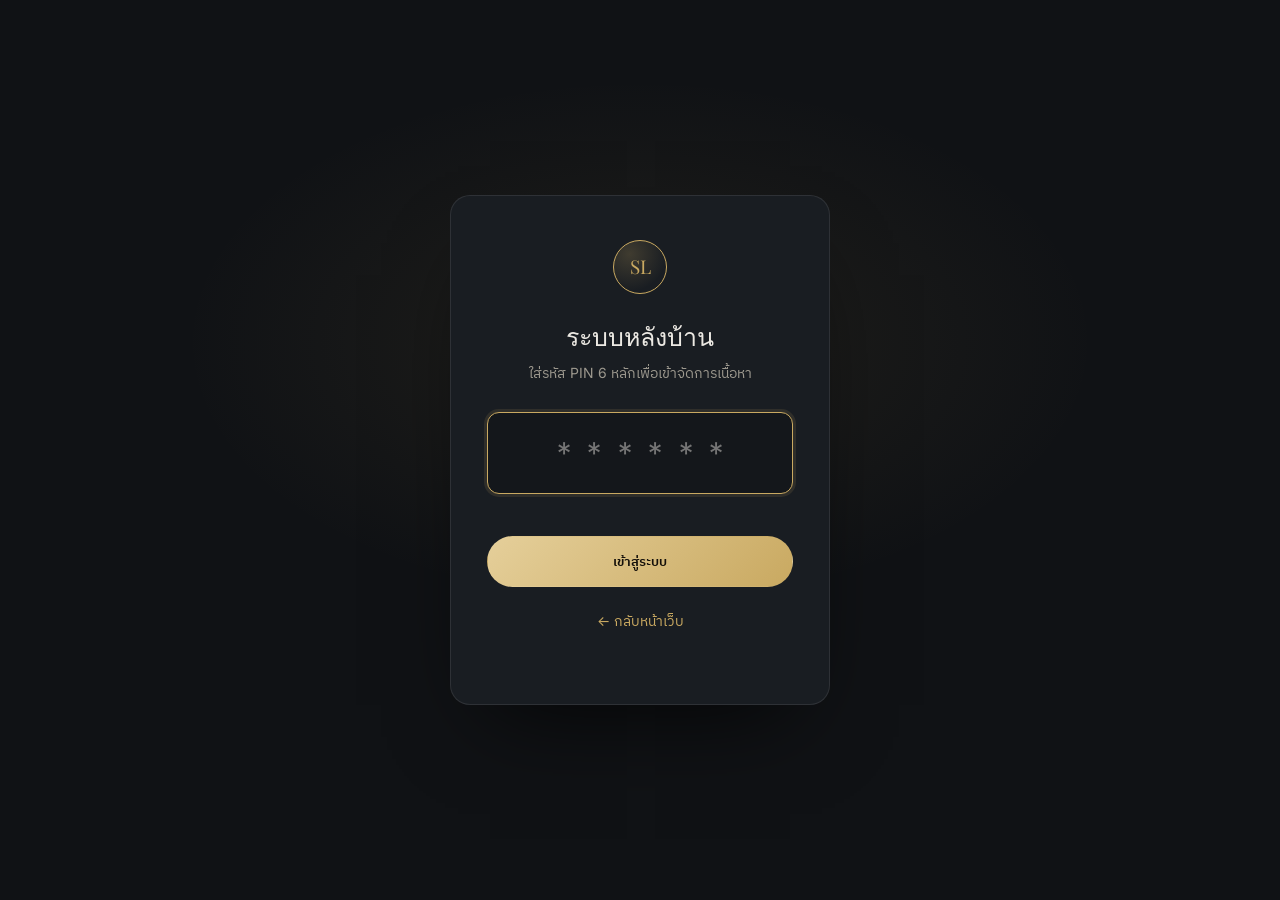
<file: admin.html>
<!DOCTYPE html>
<html lang="th">
<head>
<meta charset="UTF-8">
<meta name="viewport" content="width=device-width, initial-scale=1">
<meta name="robots" content="noindex, nofollow">
<title>หลังบ้าน — ครูเลี้ยง</title>
<link rel="preconnect" href="https://fonts.googleapis.com">
<link rel="preconnect" href="https://fonts.gstatic.com" crossorigin>
<link href="https://fonts.googleapis.com/css2?family=Playfair+Display:wght@500&family=Inter:wght@300;400;500;600&family=IBM+Plex+Sans+Thai:wght@300;400;500;600&display=swap" rel="stylesheet">
<link rel="icon" href="data:image/svg+xml,%3Csvg xmlns='http://www.w3.org/2000/svg' viewBox='0 0 32 32'%3E%3Ccircle cx='16' cy='16' r='14' fill='none' stroke='%23c9a961' stroke-width='2'/%3E%3Ccircle cx='16' cy='16' r='5' fill='%23c9a961'/%3E%3C/svg%3E">
<style>
:root{
  --bg:#101215; --bg-2:#14171b; --surface:#191d22; --surface-2:#1f242a;
  --line:rgba(255,255,255,.09); --line-soft:rgba(255,255,255,.05);
  --gold:#c9a961; --gold-2:#e5cf9a; --gold-dim:rgba(201,169,97,.14);
  --text:#ece9e3; --muted:#9c988e; --muted-2:#6f6c66;
  --ok:#7fc79b; --bad:#e0736d;
  --sans:"Inter","IBM Plex Sans Thai",-apple-system,BlinkMacSystemFont,sans-serif;
  --serif:"Playfair Display",Georgia,serif;
  --ease:cubic-bezier(.22,.61,.36,1);
}
*,*::before,*::after{box-sizing:border-box;margin:0;padding:0}
body{background:var(--bg);color:var(--text);font-family:var(--sans);font-size:15px;line-height:1.6;-webkit-font-smoothing:antialiased}
button,input,textarea,select{font:inherit;color:inherit}
a{color:var(--gold);text-decoration:none}
ul{list-style:none}

/* ---------- PIN gate ---------- */
.gate{min-height:100svh;display:grid;place-items:center;padding:24px;
  background:radial-gradient(ellipse 55% 45% at 50% 38%,rgba(201,169,97,.09),transparent 65%)}
.gate__card{width:100%;max-width:380px;background:var(--surface);border:1px solid var(--line);
  border-radius:20px;padding:44px 36px;text-align:center;box-shadow:0 40px 90px -40px rgba(0,0,0,.85)}
.gate__mark{width:54px;height:54px;margin:0 auto 22px;border-radius:50%;border:1px solid var(--gold);
  display:grid;place-items:center;font-family:var(--serif);color:var(--gold);font-size:19px;
  background:radial-gradient(circle at 30% 25%,rgba(201,169,97,.22),transparent 70%)}
.gate h1{font-family:var(--serif);font-size:25px;font-weight:500;margin-bottom:6px}
.gate p{color:var(--muted);font-size:14px;margin-bottom:28px}
.pin{width:100%;text-align:center;font-size:30px;letter-spacing:.55em;text-indent:.55em;
  background:var(--bg-2);border:1px solid var(--line);border-radius:12px;padding:16px 12px;
  transition:border-color .3s var(--ease)}
.pin:focus{outline:none;border-color:var(--gold);box-shadow:0 0 0 3px rgba(201,169,97,.12)}
.pin.shake{animation:shake .4s}
@keyframes shake{25%{transform:translateX(-7px)}50%{transform:translateX(7px)}75%{transform:translateX(-4px)}}

/* ---------- shell ---------- */
.shell{display:none;min-height:100svh;grid-template-columns:250px 1fr}
.shell.is-on{display:grid}
.side{background:var(--bg-2);border-right:1px solid var(--line-soft);padding:26px 18px;
  display:flex;flex-direction:column;gap:6px;position:sticky;top:0;height:100svh;overflow-y:auto}
.side__brand{display:flex;align-items:center;gap:11px;padding:0 8px 22px;margin-bottom:8px;border-bottom:1px solid var(--line-soft)}
.side__brand span:first-child{width:34px;height:34px;border-radius:50%;border:1px solid var(--gold);flex-shrink:0;
  display:grid;place-items:center;font-family:var(--serif);color:var(--gold);font-size:13px}
.side__brand b{display:block;font-family:var(--serif);font-weight:500;font-size:15px}
.side__brand small{color:var(--muted-2);font-size:10px;letter-spacing:.2em;text-transform:uppercase}
.tab{display:flex;align-items:center;gap:11px;padding:11px 14px;border-radius:10px;border:0;background:none;
  cursor:pointer;color:var(--muted);text-align:left;width:100%;transition:all .25s var(--ease);font-size:14.5px}
.tab:hover{background:var(--surface);color:var(--text)}
.tab.is-active{background:var(--gold-dim);color:var(--gold-2);font-weight:600}
.tab i{font-style:normal;width:20px;text-align:center;opacity:.9}
.side__foot{margin-top:auto;padding-top:18px;border-top:1px solid var(--line-soft);display:grid;gap:8px}
.side__foot a,.side__foot button{font-size:13px;color:var(--muted);background:none;border:0;cursor:pointer;
  text-align:left;padding:7px 14px;border-radius:8px;transition:all .25s var(--ease)}
.side__foot a:hover,.side__foot button:hover{background:var(--surface);color:var(--text)}

.main{padding:34px 38px 70px;max-width:1180px}
.main__head{display:flex;align-items:flex-end;justify-content:space-between;gap:20px;flex-wrap:wrap;margin-bottom:30px}
.main__head h2{font-family:var(--serif);font-weight:500;font-size:30px}
.main__head p{color:var(--muted);font-size:14px;margin-top:4px}

.panel{display:none}
.panel.is-on{display:block}
.block{background:var(--surface);border:1px solid var(--line-soft);border-radius:16px;margin-bottom:26px;overflow:hidden}
.block__head{display:flex;align-items:center;justify-content:space-between;gap:16px;
  padding:20px 24px;border-bottom:1px solid var(--line-soft);flex-wrap:wrap}
.block__head h3{font-family:var(--serif);font-weight:500;font-size:19px}
.block__head small{display:block;color:var(--muted-2);font-size:12.5px;margin-top:2px}

/* ---------- buttons ---------- */
.btn{display:inline-flex;align-items:center;gap:8px;padding:10px 20px;border-radius:100px;border:1px solid transparent;
  font-size:13px;font-weight:600;cursor:pointer;transition:all .3s var(--ease);white-space:nowrap}
.btn--gold{background:linear-gradient(135deg,var(--gold-2),var(--gold));color:#14100a}
.btn--gold:hover{transform:translateY(-1px);box-shadow:0 10px 26px -12px rgba(201,169,97,.7)}
.btn--ghost{border-color:var(--line);color:var(--text);background:rgba(255,255,255,.02)}
.btn--ghost:hover{border-color:var(--gold);color:var(--gold)}
.btn--block{width:100%;justify-content:center;padding:14px}
.btn--sm{padding:7px 14px;font-size:12px}
.btn--danger{border-color:rgba(224,115,109,.4);color:var(--bad);background:none}
.btn--danger:hover{background:rgba(224,115,109,.1)}
.btn[disabled]{opacity:.5;cursor:not-allowed;transform:none!important}

/* ---------- table ---------- */
.tbl{width:100%;border-collapse:collapse;font-size:14px}
.tbl th{text-align:left;font-size:10.5px;letter-spacing:.18em;text-transform:uppercase;color:var(--muted-2);
  font-weight:600;padding:13px 24px;border-bottom:1px solid var(--line-soft);white-space:nowrap}
.tbl td{padding:15px 24px;border-bottom:1px solid var(--line-soft);vertical-align:middle}
.tbl tr:last-child td{border-bottom:0}
.tbl tbody tr{transition:background .25s var(--ease)}
.tbl tbody tr:hover{background:var(--surface-2)}
.tbl .num{color:var(--muted-2);font-size:13px;width:60px}
.tbl .name{font-weight:500}
.tbl .name small{display:block;color:var(--muted);font-weight:400;font-size:12.5px;margin-top:3px;
  max-width:52ch;overflow:hidden;text-overflow:ellipsis;white-space:nowrap}
.tbl .acts{text-align:right;white-space:nowrap;width:1%}
.tbl .acts .btn{margin-left:6px}
.pill{display:inline-block;padding:3px 11px;border-radius:100px;font-size:11px;letter-spacing:.04em;
  border:1px solid var(--line);color:var(--muted);cursor:pointer;transition:all .25s var(--ease);background:none}
.pill--on{background:rgba(127,199,155,.13);border-color:rgba(127,199,155,.4);color:var(--ok)}
.pill--best{background:var(--gold-dim);border-color:rgba(201,169,97,.45);color:var(--gold-2);cursor:default}
.empty{padding:44px 24px;text-align:center;color:var(--muted-2);font-size:14px}

/* ---------- fields ---------- */
.grid2{display:grid;grid-template-columns:1fr 1fr;gap:18px}
.field{margin-bottom:18px}
.field label{display:block;font-size:11px;letter-spacing:.14em;text-transform:uppercase;color:var(--muted);margin-bottom:8px}
.field input[type=text],.field input[type=number],.field textarea,.field select{
  width:100%;background:var(--bg-2);border:1px solid var(--line);border-radius:10px;padding:12px 14px;
  font-size:14.5px;transition:all .25s var(--ease)}
.field input:focus,.field textarea:focus,.field select:focus{
  outline:none;border-color:var(--gold);background:var(--surface);box-shadow:0 0 0 3px rgba(201,169,97,.1)}
.field textarea{min-height:110px;resize:vertical;line-height:1.65}
.field select{appearance:none;cursor:pointer}
.check{display:flex;align-items:center;gap:10px;color:var(--text);font-size:14px;cursor:pointer}
.check input{width:17px;height:17px;accent-color:var(--gold);cursor:pointer}
.up{display:grid;gap:12px}
.up__row{display:flex;align-items:center;gap:10px;flex-wrap:wrap}
.up__row .btn{cursor:pointer}
.up__msg{font-size:12.5px;color:var(--muted-2);flex:1;min-width:200px}
.up__bar{height:6px;border-radius:100px;background:var(--bg-2);overflow:hidden;border:1px solid var(--line)}
.up__bar i{display:block;height:100%;width:0;border-radius:100px;
  background:linear-gradient(90deg,var(--gold),var(--gold-2));transition:width .2s linear}
.up__prev{width:100%;max-height:230px;border-radius:10px;background:#000;border:1px solid var(--line)}

.settings-form{padding:24px}
.settings-form .field:last-of-type{margin-bottom:22px}

/* ---------- modal ---------- */
.modal{position:fixed;inset:0;z-index:100;display:none;place-items:center;padding:24px;
  background:rgba(8,9,11,.78);backdrop-filter:blur(6px)}
.modal.is-on{display:grid}
.modal__card{width:100%;max-width:680px;max-height:88svh;overflow-y:auto;background:var(--surface);
  border:1px solid var(--line);border-radius:18px;padding:32px}
.modal__card h3{font-family:var(--serif);font-weight:500;font-size:23px;margin-bottom:24px}
.modal__foot{display:flex;gap:12px;justify-content:flex-end;margin-top:26px;padding-top:22px;border-top:1px solid var(--line-soft)}

/* ---------- toast ---------- */
.toast{position:fixed;left:50%;bottom:32px;translate:-50% 0;z-index:200;padding:13px 24px;border-radius:100px;
  background:var(--surface-2);border:1px solid var(--line);font-size:14px;opacity:0;pointer-events:none;
  transition:opacity .3s var(--ease),transform .3s var(--ease)}
.toast.is-on{opacity:1;transform:translateY(-6px)}
.toast--ok{border-color:rgba(127,199,155,.45);color:var(--ok)}
.toast--bad{border-color:rgba(224,115,109,.5);color:var(--bad)}

.note{font-size:13px;color:var(--muted-2);line-height:1.7}
.note code{background:var(--bg-2);padding:2px 6px;border-radius:5px;color:var(--gold);font-size:12.5px}
.status{display:flex;align-items:center;gap:9px;font-size:13px;color:var(--muted)}
.dot{width:8px;height:8px;border-radius:50%;background:var(--muted-2)}
.dot--ok{background:var(--ok)}.dot--bad{background:var(--bad)}

@media (max-width:860px){
  .shell.is-on{grid-template-columns:1fr}
  .side{position:static;height:auto;flex-direction:row;flex-wrap:wrap;gap:6px;padding:14px}
  .side__brand{width:100%;padding-bottom:14px}
  .tab{width:auto;padding:9px 13px}
  .side__foot{margin:0;width:100%;border-top:0;padding-top:0;grid-auto-flow:column;justify-content:start}
  .main{padding:24px 18px 60px}
  .grid2{grid-template-columns:1fr}
  .tbl th:nth-child(2),.tbl td:nth-child(2){display:none}
}
</style>
</head>
<body>

<!-- ============ PIN gate ============ -->
<div class="gate" id="gate">
  <div class="gate__card">
    <div class="gate__mark">SL</div>
    <h1>ระบบหลังบ้าน</h1>
    <p>ใส่รหัส PIN 6 หลักเพื่อเข้าจัดการเนื้อหา</p>
    <form id="pin-form" autocomplete="off">
      <input class="pin" id="pin-input" type="password" inputmode="numeric" pattern="[0-9]*"
             maxlength="6" placeholder="******" aria-label="PIN" autocomplete="off">
      <p class="note" id="pin-msg" style="min-height:22px;margin:14px 0 6px"></p>
      <button class="btn btn--gold btn--block" type="submit" id="pin-btn">เข้าสู่ระบบ</button>
    </form>
    <p class="note" style="margin-top:22px"><a href="/">← กลับหน้าเว็บ</a></p>
  </div>
</div>

<!-- ============ dashboard ============ -->
<div class="shell" id="shell">
  <aside class="side">
    <div class="side__brand">
      <span>SL</span>
      <span><b>ครูเลี้ยง</b><small>Admin</small></span>
    </div>
    <button class="tab is-active" data-panel="home"><i>◆</i> หน้าแรก</button>
    <button class="tab" data-panel="profile"><i>◆</i> ประวัติ</button>
    <button class="tab" data-panel="lesson"><i>◆</i> บทเรียน</button>
    <button class="tab" data-panel="contact"><i>◆</i> ติดต่อ</button>
    <button class="tab" data-panel="system"><i>◆</i> ตั้งค่าระบบ</button>
    <div class="side__foot">
      <div class="status" style="padding:7px 14px"><span class="dot" id="conn-dot"></span><span id="conn-txt">กำลังเชื่อมต่อ…</span></div>
      <a href="/" target="_blank">ดูหน้าเว็บจริง ↗</a>
      <button type="button" id="logout">ออกจากระบบ</button>
    </div>
  </aside>

  <main class="main">
    <div class="main__head">
      <div>
        <h2 id="panel-title">หน้าแรก</h2>
        <p id="panel-sub">แก้ข้อความบนหน้าแรก และจัดการรีวิวจากนักเรียน</p>
      </div>
    </div>

    <section class="panel is-on" data-panel="home">
      <div class="block" data-settings="hero_eyebrow,hero_role,hero_text,about_p1,about_p2"></div>
      <div class="block" data-collection="site_testimonials"></div>
    </section>

    <section class="panel" data-panel="profile">
      <div class="block" data-settings="profile_bio_1,profile_bio_2,profile_bio_3"></div>
      <div class="block" data-collection="site_timeline"></div>
    </section>

    <section class="panel" data-panel="lesson">
      <div class="block" data-collection="site_lessons"></div>
      <div class="block" data-collection="site_packages"></div>
      <div class="block" data-settings="promo_lead,promo_note"></div>
    </section>

    <section class="panel" data-panel="contact">
      <div class="block" data-settings="contact_email,contact_phone,contact_hours,contact_place"></div>
      <div class="block" data-collection="site_faq"></div>
    </section>

    <section class="panel" data-panel="system">
      <div class="block">
        <div class="block__head"><div><h3>เปลี่ยนรหัส PIN</h3><small>ต้องใส่รหัสเดิมเพื่อยืนยัน</small></div></div>
        <form class="settings-form" id="pin-change">
          <div class="grid2">
            <div class="field"><label>รหัสเดิม</label><input type="text" inputmode="numeric" maxlength="6" name="old" autocomplete="off"></div>
            <div class="field"><label>รหัสใหม่ (6 หลัก)</label><input type="text" inputmode="numeric" maxlength="6" name="neo" autocomplete="off"></div>
          </div>
          <button class="btn btn--gold" type="submit">บันทึกรหัสใหม่</button>
        </form>
      </div>
      <div class="block">
        <div class="block__head"><div><h3>การเชื่อมต่อ</h3><small>สถานะฐานข้อมูล Supabase</small></div></div>
        <div class="settings-form">
          <p class="note" id="sys-info">—</p>
          <p class="note" style="margin-top:16px">
            เนื้อหาที่แก้ที่นี่จะขึ้นบนหน้าเว็บทันทีที่ผู้เข้าชมโหลดหน้าใหม่
            ถ้าฐานข้อมูลล่มหรือยังไม่ได้รันไฟล์ <code>supabase/schema.sql</code>
            หน้าเว็บจะแสดงเนื้อหาสำรองที่ฝังมากับไฟล์ HTML แทน ไม่พังทั้งเว็บ
          </p>
        </div>
      </div>
    </section>
  </main>
</div>

<!-- ============ modal ============ -->
<div class="modal" id="modal">
  <div class="modal__card">
    <h3 id="modal-title">แก้ไข</h3>
    <form id="modal-form"></form>
    <div class="modal__foot">
      <button class="btn btn--ghost" type="button" id="modal-cancel">ยกเลิก</button>
      <button class="btn btn--gold" type="button" id="modal-save">บันทึก</button>
    </div>
  </div>
</div>

<div class="toast" id="toast"></div>

<script src="assets/js/supabase-config.js"></script>
<script src="assets/js/db.js"></script>
<script>
(function () {
  "use strict";

  /* ============ config: what each collection looks like ============ */
  var T = {
    site_lessons: {
      title: "บทเรียน", sub: "การ์ดวิดีโอในหน้า Lesson และ 3 อันแรกบนหน้าแรก",
      add: "เพิ่มบทเรียน",
      cols: [
        { k: "sort", cls: "num" },
        { k: "level", render: function (r) { return LV[r.level] || r.level; } },
        { k: "title_th", cls: "name", sub: "desc_th" },
        { k: "duration" },
        { k: "video_url", raw: true, render: function (r) {
            if (!r.video_url) return '<span style="color:var(--muted-2)">—</span>';
            return '<a href="' + esc(r.video_url) + '" target="_blank" rel="noopener" class="pill pill--on">มีวิดีโอ</a>';
          } }
      ],
      head: ["ลำดับ", "ระดับ", "ชื่อบทเรียน", "ความยาว", "วิดีโอ", ""],
      fields: [
        { k: "title_th", label: "ชื่อบทเรียน (ไทย)", type: "text", req: true },
        { k: "title_en", label: "ชื่อบทเรียน (English)", type: "text" },
        { k: "desc_th", label: "คำอธิบาย (ไทย)", type: "textarea" },
        { k: "desc_en", label: "คำอธิบาย (English)", type: "textarea" },
        { k: "level", label: "ระดับ", type: "select", opts: [["beginner", "เริ่มต้น"], ["intermediate", "ระดับกลาง"], ["advanced", "ขั้นสูง"]] },
        { k: "category", label: "หมวด", type: "select", opts: [["groove", "กรูฟ"], ["technique", "เทคนิค"], ["reading", "อ่านโน้ต"]] },
        { k: "duration", label: "ความยาว เช่น 14:52", type: "text" },
        { k: "video_url", label: "วิดีโอ", type: "video" },
        { k: "sort", label: "ลำดับการแสดง (น้อย = ขึ้นก่อน)", type: "number" },
        { k: "published", label: "เผยแพร่บนเว็บ", type: "bool" }
      ]
    },
    site_packages: {
      title: "แพ็กเกจ / ราคา", sub: "ตารางราคาท้ายหน้า Lesson",
      add: "เพิ่มแพ็กเกจ",
      cols: [
        { k: "sort", cls: "num" },
        { k: "name", cls: "name", sub: "sub_th" },
        { k: "price" },
        { k: "is_best", render: function (r) { return r.is_best ? '<span class="pill pill--best">คุ้มสุด</span>' : ""; }, raw: true }
      ],
      head: ["ลำดับ", "แพ็กเกจ", "ราคา", "ป้าย", ""],
      fields: [
        { k: "name", label: "ชื่อแพ็กเกจ เช่น 10 Lessons", type: "text", req: true },
        { k: "sub_th", label: "คำอธิบาย (ไทย)", type: "text" },
        { k: "sub_en", label: "คำอธิบาย (English)", type: "text" },
        { k: "price", label: "ราคา เช่น 9,000฿", type: "text", req: true },
        { k: "price_was", label: "ราคาก่อนลด (เว้นว่างได้)", type: "text" },
        { k: "save_th", label: "ข้อความประหยัด (ไทย)", type: "text" },
        { k: "save_en", label: "ข้อความประหยัด (English)", type: "text" },
        { k: "is_best", label: "ติดป้าย คุ้มสุด", type: "bool" },
        { k: "sort", label: "ลำดับการแสดง", type: "number" },
        { k: "published", label: "เผยแพร่บนเว็บ", type: "bool" }
      ]
    },
    site_faq: {
      title: "คำถามที่พบบ่อย", sub: "แสดงในหน้า Contact",
      add: "เพิ่มคำถาม",
      cols: [{ k: "sort", cls: "num" }, { k: "q_th", cls: "name", sub: "a_th" }],
      head: ["ลำดับ", "คำถาม", ""],
      fields: [
        { k: "q_th", label: "คำถาม (ไทย)", type: "text", req: true },
        { k: "q_en", label: "คำถาม (English)", type: "text" },
        { k: "a_th", label: "คำตอบ (ไทย)", type: "textarea" },
        { k: "a_en", label: "คำตอบ (English)", type: "textarea" },
        { k: "sort", label: "ลำดับการแสดง", type: "number" },
        { k: "published", label: "เผยแพร่บนเว็บ", type: "bool" }
      ]
    },
    site_testimonials: {
      title: "รีวิวนักเรียน", sub: "การ์ดคำชมบนหน้าแรก",
      add: "เพิ่มรีวิว",
      cols: [{ k: "sort", cls: "num" }, { k: "person", cls: "name", sub: "quote_th" }, { k: "role_th" }],
      head: ["ลำดับ", "ชื่อ", "แนะนำตัว", ""],
      fields: [
        { k: "person", label: "ชื่อผู้รีวิว", type: "text", req: true },
        { k: "role_th", label: "แนะนำตัวสั้น ๆ (ไทย)", type: "text" },
        { k: "role_en", label: "แนะนำตัวสั้น ๆ (English)", type: "text" },
        { k: "quote_th", label: "ข้อความรีวิว (ไทย)", type: "textarea" },
        { k: "quote_en", label: "ข้อความรีวิว (English)", type: "textarea" },
        { k: "sort", label: "ลำดับการแสดง", type: "number" },
        { k: "published", label: "เผยแพร่บนเว็บ", type: "bool" }
      ]
    },
    site_timeline: {
      title: "ไทม์ไลน์", sub: "ประวัติการทำงานในหน้า Profile",
      add: "เพิ่มช่วงเวลา",
      cols: [{ k: "sort", cls: "num" }, { k: "year" }, { k: "title_th", cls: "name", sub: "desc_th" }],
      head: ["ลำดับ", "ปี", "หัวข้อ", ""],
      fields: [
        { k: "year", label: "ปี เช่น 2014", type: "text", req: true },
        { k: "title_th", label: "หัวข้อ (ไทย)", type: "text" },
        { k: "title_en", label: "หัวข้อ (English)", type: "text" },
        { k: "desc_th", label: "รายละเอียด (ไทย)", type: "textarea" },
        { k: "desc_en", label: "รายละเอียด (English)", type: "textarea" },
        { k: "sort", label: "ลำดับการแสดง", type: "number" },
        { k: "published", label: "เผยแพร่บนเว็บ", type: "bool" }
      ]
    }
  };
  var LV = { beginner: "เริ่มต้น", intermediate: "ระดับกลาง", advanced: "ขั้นสูง" };
  var PANEL_META = {
    home:    ["หน้าแรก", "แก้ข้อความบนหน้าแรก และจัดการรีวิวจากนักเรียน"],
    profile: ["ประวัติ", "แก้ประวัติและไทม์ไลน์ในหน้า Profile"],
    lesson:  ["บทเรียน", "เพิ่ม ลบ แก้ไขบทเรียนและราคาแพ็กเกจ"],
    contact: ["ติดต่อ", "ข้อมูลติดต่อและคำถามที่พบบ่อย"],
    system:  ["ตั้งค่าระบบ", "รหัสผ่านและสถานะการเชื่อมต่อ"]
  };

  /* ============ helpers ============ */
  var $ = function (s, r) { return (r || document).querySelector(s); };
  var $$ = function (s, r) { return Array.prototype.slice.call((r || document).querySelectorAll(s)); };
  var PIN = null;
  var settingsCache = {};

  function esc(s) {
    return String(s == null ? "" : s).replace(/[&<>"']/g, function (c) {
      return { "&": "&amp;", "<": "&lt;", ">": "&gt;", '"': "&quot;", "'": "&#39;" }[c];
    });
  }
  var toastTimer;
  function toast(msg, kind) {
    var t = $("#toast");
    t.textContent = msg;
    t.className = "toast is-on toast--" + (kind || "ok");
    clearTimeout(toastTimer);
    toastTimer = setTimeout(function () { t.className = "toast"; }, 3200);
  }
  function friendly(err) {
    var m = (err && err.message) || "เกิดข้อผิดพลาด";
    if (/FORBIDDEN/.test(m)) return "รหัส PIN ไม่ถูกต้อง กรุณาเข้าสู่ระบบใหม่";
    if (/LOCKED/.test(m)) return "ใส่รหัสผิดหลายครั้งเกินไป รอ 15 นาทีแล้วลองใหม่";
    if (/schema cache|does not exist/i.test(m)) return "ยังไม่ได้สร้างตารางในฐานข้อมูล — รัน supabase/schema.sql ก่อน";
    return m;
  }

  /* ============ PIN gate ============ */
  var SKEY = "slw-admin-pin";

  $("#pin-form").addEventListener("submit", function (e) {
    e.preventDefault();
    var input = $("#pin-input");
    var pin = input.value.trim();
    var msg = $("#pin-msg");
    if (!/^\d{6}$/.test(pin)) {
      msg.textContent = "รหัสต้องเป็นตัวเลข 6 หลัก";
      input.classList.add("shake");
      setTimeout(function () { input.classList.remove("shake"); }, 400);
      return;
    }
    var btn = $("#pin-btn");
    btn.disabled = true;
    msg.textContent = "กำลังตรวจสอบ…";

    window.DB.rpc("admin_check_pin", { p_pin: pin }).then(function (ok) {
      btn.disabled = false;
      if (ok === true) {
        PIN = pin;
        try { sessionStorage.setItem(SKEY, pin); } catch (e) {}
        input.value = "";
        msg.textContent = "";
        openDashboard();
      } else {
        msg.textContent = "รหัสไม่ถูกต้อง";
        input.value = "";
        input.classList.add("shake");
        setTimeout(function () { input.classList.remove("shake"); }, 400);
      }
    }).catch(function (err) {
      btn.disabled = false;
      msg.textContent = friendly(err);
    });
  });

  function logout() {
    PIN = null;
    try { sessionStorage.removeItem(SKEY); } catch (e) {}
    $("#shell").classList.remove("is-on");
    $("#gate").style.display = "";
    $("#pin-input").value = "";
  }
  $("#logout").addEventListener("click", logout);

  // auto-lock after 30 minutes with no activity
  var idle;
  function resetIdle() {
    clearTimeout(idle);
    idle = setTimeout(function () { if (PIN) { logout(); toast("ล็อกอัตโนมัติหลังไม่ได้ใช้งาน 30 นาที", "bad"); } }, 30 * 60 * 1000);
  }
  ["click", "keydown", "mousemove"].forEach(function (ev) { document.addEventListener(ev, resetIdle, { passive: true }); });

  /* ============ dashboard ============ */
  function openDashboard() {
    $("#gate").style.display = "none";
    $("#shell").classList.add("is-on");
    resetIdle();
    setConn(true, "เชื่อมต่อแล้ว");
    $("#sys-info").innerHTML =
      "โปรเจกต์: <code>" + esc((window.SUPABASE_URL || "").replace("https://", "").split(".")[0]) + "</code><br>" +
      "ตารางที่จัดการได้: <code>" + Object.keys(T).join("</code> <code>") + "</code>";
    loadAll();
  }
  function setConn(ok, txt) {
    $("#conn-dot").className = "dot " + (ok ? "dot--ok" : "dot--bad");
    $("#conn-txt").textContent = txt;
  }

  $$(".tab").forEach(function (tab) {
    tab.addEventListener("click", function () {
      var name = tab.getAttribute("data-panel");
      $$(".tab").forEach(function (t) { t.classList.toggle("is-active", t === tab); });
      $$(".panel").forEach(function (p) { p.classList.toggle("is-on", p.getAttribute("data-panel") === name); });
      $("#panel-title").textContent = PANEL_META[name][0];
      $("#panel-sub").textContent = PANEL_META[name][1];
      window.scrollTo(0, 0);
    });
  });

  /* ---------- collections ---------- */
  function loadAll() {
    $$("[data-collection]").forEach(function (box) { loadCollection(box); });
    loadSettings();
  }

  function loadCollection(box) {
    var table = box.getAttribute("data-collection");
    var cfg = T[table];
    box.innerHTML =
      '<div class="block__head"><div><h3>' + esc(cfg.title) + '</h3><small>' + esc(cfg.sub) + '</small></div>' +
      '<button class="btn btn--gold btn--sm" data-add="' + table + '">+ ' + esc(cfg.add) + '</button></div>' +
      '<div class="empty">กำลังโหลด…</div>';

    window.DB.rpc("admin_list", { p_pin: PIN, p_table: table }).then(function (rows) {
      renderTable(box, table, rows || []);
    }).catch(function (err) {
      setConn(false, "เชื่อมต่อไม่ได้");
      $(".empty", box).textContent = friendly(err);
    });
  }

  function renderTable(box, table, rows) {
    var cfg = T[table];
    var old = $(".empty", box) || $(".tbl", box);
    if (old) old.remove();

    if (!rows.length) {
      var e = document.createElement("div");
      e.className = "empty";
      e.textContent = "ยังไม่มีข้อมูล — กดปุ่ม " + cfg.add + " ด้านบนเพื่อเริ่ม";
      box.appendChild(e);
      return;
    }

    var html = '<table class="tbl"><thead><tr>' +
      cfg.head.map(function (h) { return "<th>" + esc(h) + "</th>"; }).join("") +
      "</tr></thead><tbody>";

    rows.forEach(function (r) {
      html += "<tr>";
      cfg.cols.forEach(function (c) {
        var v = c.render ? c.render(r) : r[c.k];
        var cell = c.raw ? (v || "") : esc(v);
        if (c.sub && r[c.sub]) cell += "<small>" + esc(r[c.sub]) + "</small>";
        html += '<td class="' + (c.cls || "") + '">' + cell + "</td>";
      });
      html += '<td class="acts">' +
        '<button class="pill ' + (r.published ? "pill--on" : "") + '" data-toggle="' + r.id + '">' +
          (r.published ? "เผยแพร่" : "ซ่อนอยู่") + "</button>" +
        '<button class="btn btn--ghost btn--sm" data-edit="' + r.id + '">แก้ไข</button>' +
        '<button class="btn btn--danger btn--sm" data-del="' + r.id + '">ลบ</button>' +
        "</td></tr>";
    });
    html += "</tbody></table>";

    var wrap = document.createElement("div");
    wrap.innerHTML = html;
    box.appendChild(wrap.firstChild);
    box._rows = rows;
  }

  document.addEventListener("click", function (e) {
    var addBtn = e.target.closest("[data-add]");
    if (addBtn) return openModal(addBtn.getAttribute("data-add"), null);

    var editBtn = e.target.closest("[data-edit]");
    if (editBtn) {
      var box = editBtn.closest("[data-collection]");
      var row = (box._rows || []).filter(function (r) { return r.id === editBtn.getAttribute("data-edit"); })[0];
      return openModal(box.getAttribute("data-collection"), row);
    }

    var delBtn = e.target.closest("[data-del]");
    if (delBtn) {
      var box2 = delBtn.closest("[data-collection]");
      var table = box2.getAttribute("data-collection");
      var id = delBtn.getAttribute("data-del");
      var row2 = (box2._rows || []).filter(function (r) { return r.id === id; })[0] || {};
      var label = row2.title_th || row2.person || row2.name || row2.q_th || row2.year || "รายการนี้";
      if (!confirm('ลบ "' + label + '" ออกถาวรใช่ไหม?')) return;
      delBtn.disabled = true;
      return window.DB.rpc("admin_delete", { p_pin: PIN, p_table: table, p_id: id })
        .then(function () { toast("ลบแล้ว"); loadCollection(box2); })
        .catch(function (err) { delBtn.disabled = false; toast(friendly(err), "bad"); });
    }

    var tog = e.target.closest("[data-toggle]");
    if (tog) {
      var box3 = tog.closest("[data-collection]");
      var table3 = box3.getAttribute("data-collection");
      var id3 = tog.getAttribute("data-toggle");
      var row3 = (box3._rows || []).filter(function (r) { return r.id === id3; })[0] || {};
      tog.disabled = true;
      return window.DB.rpc("admin_save", { p_pin: PIN, p_table: table3, p_row: { id: id3, published: !row3.published } })
        .then(function () { toast(row3.published ? "ซ่อนจากหน้าเว็บแล้ว" : "เผยแพร่แล้ว"); loadCollection(box3); })
        .catch(function (err) { tog.disabled = false; toast(friendly(err), "bad"); });
    }
  });

  /* ---------- modal form ---------- */
  var current = { table: null, row: null };

  function openModal(table, row) {
    current.table = table;
    current.row = row;
    var cfg = T[table];
    $("#modal-title").textContent = (row ? "แก้ไข" : "เพิ่ม") + " · " + cfg.title;

    var form = $("#modal-form");
    form.innerHTML = cfg.fields.map(function (f) {
      var v = row ? row[f.k] : (f.type === "bool" ? true : (f.k === "sort" ? nextSort(table) : ""));
      if (f.type === "bool") {
        return '<div class="field"><label class="check"><input type="checkbox" name="' + f.k + '"' +
               (v ? " checked" : "") + '> <span>' + esc(f.label) + "</span></label></div>";
      }
      var head = '<div class="field"><label>' + esc(f.label) + "</label>";
      if (f.type === "video") {
        return head +
          '<div class="up" data-up>' +
            '<input type="text" name="' + f.k + '" value="' + esc(v) + '" ' +
              'placeholder="วางลิงก์ YouTube / Vimeo หรือกดอัปโหลดไฟล์">' +
            '<div class="up__row">' +
              '<label class="btn btn--ghost btn--sm">เลือกไฟล์วิดีโอ' +
                '<input type="file" accept="video/mp4,video/webm,video/quicktime,video/x-m4v" hidden data-file></label>' +
              '<button type="button" class="btn btn--danger btn--sm" data-clear>ลบวิดีโอ</button>' +
              '<span class="up__msg" data-msg>ไฟล์ mp4 / webm / mov ขนาดไม่เกิน 50 MB</span>' +
            "</div>" +
            '<div class="up__bar" data-bar hidden><i></i></div>' +
            '<video class="up__prev" data-prev controls preload="metadata"' +
              (window.DB.isPlayable(v) ? ' src="' + esc(v) + '"' : " hidden") + "></video>" +
          "</div></div>";
      }
      if (f.type === "textarea") return head + '<textarea name="' + f.k + '">' + esc(v) + "</textarea></div>";
      if (f.type === "select") {
        return head + '<select name="' + f.k + '">' + f.opts.map(function (o) {
          return '<option value="' + o[0] + '"' + (String(v) === o[0] ? " selected" : "") + ">" + esc(o[1]) + "</option>";
        }).join("") + "</select></div>";
      }
      if (f.type === "number") return head + '<input type="number" name="' + f.k + '" value="' + esc(v) + '"></div>';
      return head + '<input type="text" name="' + f.k + '" value="' + esc(v) + '"></div>';
    }).join("");

    $("#modal").classList.add("is-on");
    wireUpload(form);
    var first = form.querySelector("input,textarea,select");
    if (first) first.focus();
  }

  /* upload widget: file → Supabase Storage → put the URL in the text field */
  function wireUpload(form) {
    var box = $("[data-up]", form);
    if (!box) return;
    var url = $('input[type="text"]', box);
    var file = $("[data-file]", box);
    var msg = $("[data-msg]", box);
    var bar = $("[data-bar]", box);
    var prev = $("[data-prev]", box);
    var clear = $("[data-clear]", box);
    var uploadedPath = null;           // path uploaded during THIS modal session

    function preview() {
      if (window.DB.isPlayable(url.value)) { prev.src = url.value; prev.hidden = false; }
      else { prev.removeAttribute("src"); prev.hidden = true; }
    }
    url.addEventListener("change", preview);

    file.addEventListener("change", function () {
      var f = file.files && file.files[0];
      if (!f) return;
      if (f.size > window.DB.MAX_UPLOAD) {
        msg.textContent = "ไฟล์ใหญ่เกิน 50 MB (" + (f.size / 1048576).toFixed(1) + " MB) — ย่อไฟล์ก่อน หรืออัปขึ้น YouTube แล้ววางลิงก์แทน";
        file.value = "";
        return;
      }
      var previousPath = window.DB.pathFromUrl(url.value);
      bar.hidden = false;
      $("i", bar).style.width = "0%";
      msg.textContent = "กำลังอัปโหลด " + f.name + " …";
      $("#modal-save").disabled = true;

      window.DB.uploadVideo(f, PIN, function (p) { $("i", bar).style.width = Math.round(p * 100) + "%"; })
        .then(function (res) {
          url.value = res.url;
          uploadedPath = res.path;
          preview();
          msg.textContent = "อัปโหลดเรียบร้อย — กดบันทึกเพื่อผูกกับบทเรียนนี้";
          bar.hidden = true;
          $("#modal-save").disabled = false;
          // ไฟล์เดิมที่ถูกแทนที่ ลบทิ้งไม่ให้ค้างกิน storage
          if (previousPath && previousPath !== res.path) {
            window.DB.deleteVideo(previousPath, PIN).catch(function (err) {
              console.warn("ลบไฟล์เก่าไม่สำเร็จ:", err.message);
            });
          }
        })
        .catch(function (err) {
          msg.textContent = friendly(err);
          bar.hidden = true;
          $("#modal-save").disabled = false;
        })
        .then(function () { file.value = ""; });
    });

    clear.addEventListener("click", function () {
      var path = window.DB.pathFromUrl(url.value);
      if (path && !confirm("ลบไฟล์วิดีโอนี้ออกจากที่เก็บถาวรใช่ไหม?")) return;
      if (path) {
        window.DB.deleteVideo(path, PIN)
          .then(function () { msg.textContent = "ลบไฟล์แล้ว — กดบันทึกเพื่อยืนยัน"; })
          .catch(function (err) { msg.textContent = "ลบไฟล์ไม่สำเร็จ: " + friendly(err); });
      }
      if (uploadedPath === path) uploadedPath = null;
      url.value = "";
      preview();
      msg.textContent = "กำลังลบ…";
    });
  }

  function nextSort(table) {
    var box = $('[data-collection="' + table + '"]');
    var rows = (box && box._rows) || [];
    return rows.length ? Math.max.apply(null, rows.map(function (r) { return r.sort || 0; })) + 10 : 10;
  }

  function closeModal() { $("#modal").classList.remove("is-on"); }
  $("#modal-cancel").addEventListener("click", closeModal);
  $("#modal").addEventListener("click", function (e) { if (e.target === $("#modal")) closeModal(); });
  document.addEventListener("keydown", function (e) { if (e.key === "Escape") closeModal(); });

  $("#modal-save").addEventListener("click", function () {
    var cfg = T[current.table];
    var form = $("#modal-form");
    var payload = {};
    var missing = null;

    cfg.fields.forEach(function (f) {
      var node = form.elements[f.k];
      if (!node) return;
      var v;
      if (f.type === "bool") v = node.checked;
      else if (f.type === "number") v = parseInt(node.value, 10) || 0;
      else v = node.value.trim();
      if (f.req && !v) missing = f.label;
      payload[f.k] = v;
    });
    if (missing) return toast("กรอก " + missing + " ก่อน", "bad");

    if (current.row) payload.id = current.row.id;
    var btn = $("#modal-save");
    btn.disabled = true;

    window.DB.rpc("admin_save", { p_pin: PIN, p_table: current.table, p_row: payload })
      .then(function () {
        btn.disabled = false;
        closeModal();
        toast(current.row ? "บันทึกแล้ว" : "เพิ่มแล้ว");
        loadCollection($('[data-collection="' + current.table + '"]'));
      })
      .catch(function (err) { btn.disabled = false; toast(friendly(err), "bad"); });
  });

  /* ---------- settings blocks ---------- */
  function loadSettings() {
    window.DB.select("site_settings", "select=*").then(function (rows) {
      settingsCache = {};
      (rows || []).forEach(function (r) { settingsCache[r.key] = r; });
      $$("[data-settings]").forEach(renderSettings);
    }).catch(function (err) {
      $$("[data-settings]").forEach(function (b) {
        b.innerHTML = '<div class="empty">' + esc(friendly(err)) + "</div>";
      });
    });
  }

  function renderSettings(box) {
    var keys = box.getAttribute("data-settings").split(",");
    var html = '<div class="block__head"><div><h3>ข้อความบนหน้า</h3>' +
               '<small>แก้แล้วกดบันทึก จะขึ้นบนเว็บทันที (ทั้งไทยและอังกฤษ)</small></div></div>' +
               '<form class="settings-form">';
    keys.forEach(function (k) {
      var s = settingsCache[k] || { key: k, label: k, value_en: "", value_th: "" };
      var long = (s.value_th || "").length > 70;
      html += '<div class="field"><label>' + esc(s.label || k) + "</label>" +
        '<div class="grid2">' +
        (long
          ? '<textarea data-k="' + k + '" data-lang="th">' + esc(s.value_th) + "</textarea>" +
            '<textarea data-k="' + k + '" data-lang="en">' + esc(s.value_en) + "</textarea>"
          : '<input type="text" data-k="' + k + '" data-lang="th" value="' + esc(s.value_th) + '">' +
            '<input type="text" data-k="' + k + '" data-lang="en" value="' + esc(s.value_en) + '">') +
        "</div></div>";
    });
    html += '<button class="btn btn--gold" type="submit">บันทึกข้อความ</button>' +
            '<p class="note" style="margin-top:14px">ช่องซ้าย = ภาษาไทย · ช่องขวา = ภาษาอังกฤษ</p></form>';
    box.innerHTML = html;

    $("form", box).addEventListener("submit", function (e) {
      e.preventDefault();
      var btn = $("button[type=submit]", box);
      btn.disabled = true;
      var jobs = keys.map(function (k) {
        var s = settingsCache[k] || { label: k };
        return window.DB.rpc("admin_save_setting", {
          p_pin: PIN, p_key: k, p_label: s.label || k,
          p_th: $('[data-k="' + k + '"][data-lang="th"]', box).value,
          p_en: $('[data-k="' + k + '"][data-lang="en"]', box).value
        });
      });
      Promise.all(jobs)
        .then(function () { btn.disabled = false; toast("บันทึกข้อความแล้ว"); loadSettings(); })
        .catch(function (err) { btn.disabled = false; toast(friendly(err), "bad"); });
    });
  }

  /* ---------- change PIN ---------- */
  $("#pin-change").addEventListener("submit", function (e) {
    e.preventDefault();
    var f = e.target;
    var oldPin = f.elements.old.value.trim();
    var neo = f.elements.neo.value.trim();
    if (!/^\d{6}$/.test(neo)) return toast("รหัสใหม่ต้องเป็นตัวเลข 6 หลัก", "bad");

    window.DB.rpc("admin_set_pin", { p_pin: oldPin, p_new_pin: neo })
      .then(function () {
        f.reset();
        PIN = neo;
        try { sessionStorage.setItem(SKEY, neo); } catch (err) {}
        toast("เปลี่ยนรหัสเรียบร้อย");
      })
      .catch(function (err) { toast(friendly(err), "bad"); });
  });

  /* ---------- boot ---------- */
  if (!window.DB || !window.DB.ready) {
    $("#pin-msg").textContent = "ยังไม่ได้ตั้งค่า Supabase — รัน tools/make_config.py ก่อน";
    $("#pin-btn").disabled = true;
  } else {
    var saved = null;
    try { saved = sessionStorage.getItem(SKEY); } catch (e) {}
    if (saved) {
      window.DB.rpc("admin_check_pin", { p_pin: saved }).then(function (ok) {
        if (ok === true) { PIN = saved; openDashboard(); }
        else { try { sessionStorage.removeItem(SKEY); } catch (e) {} }
      }).catch(function () {});
    }
    $("#pin-input").focus();
  }
})();
</script>
</body>
</html>
</file>
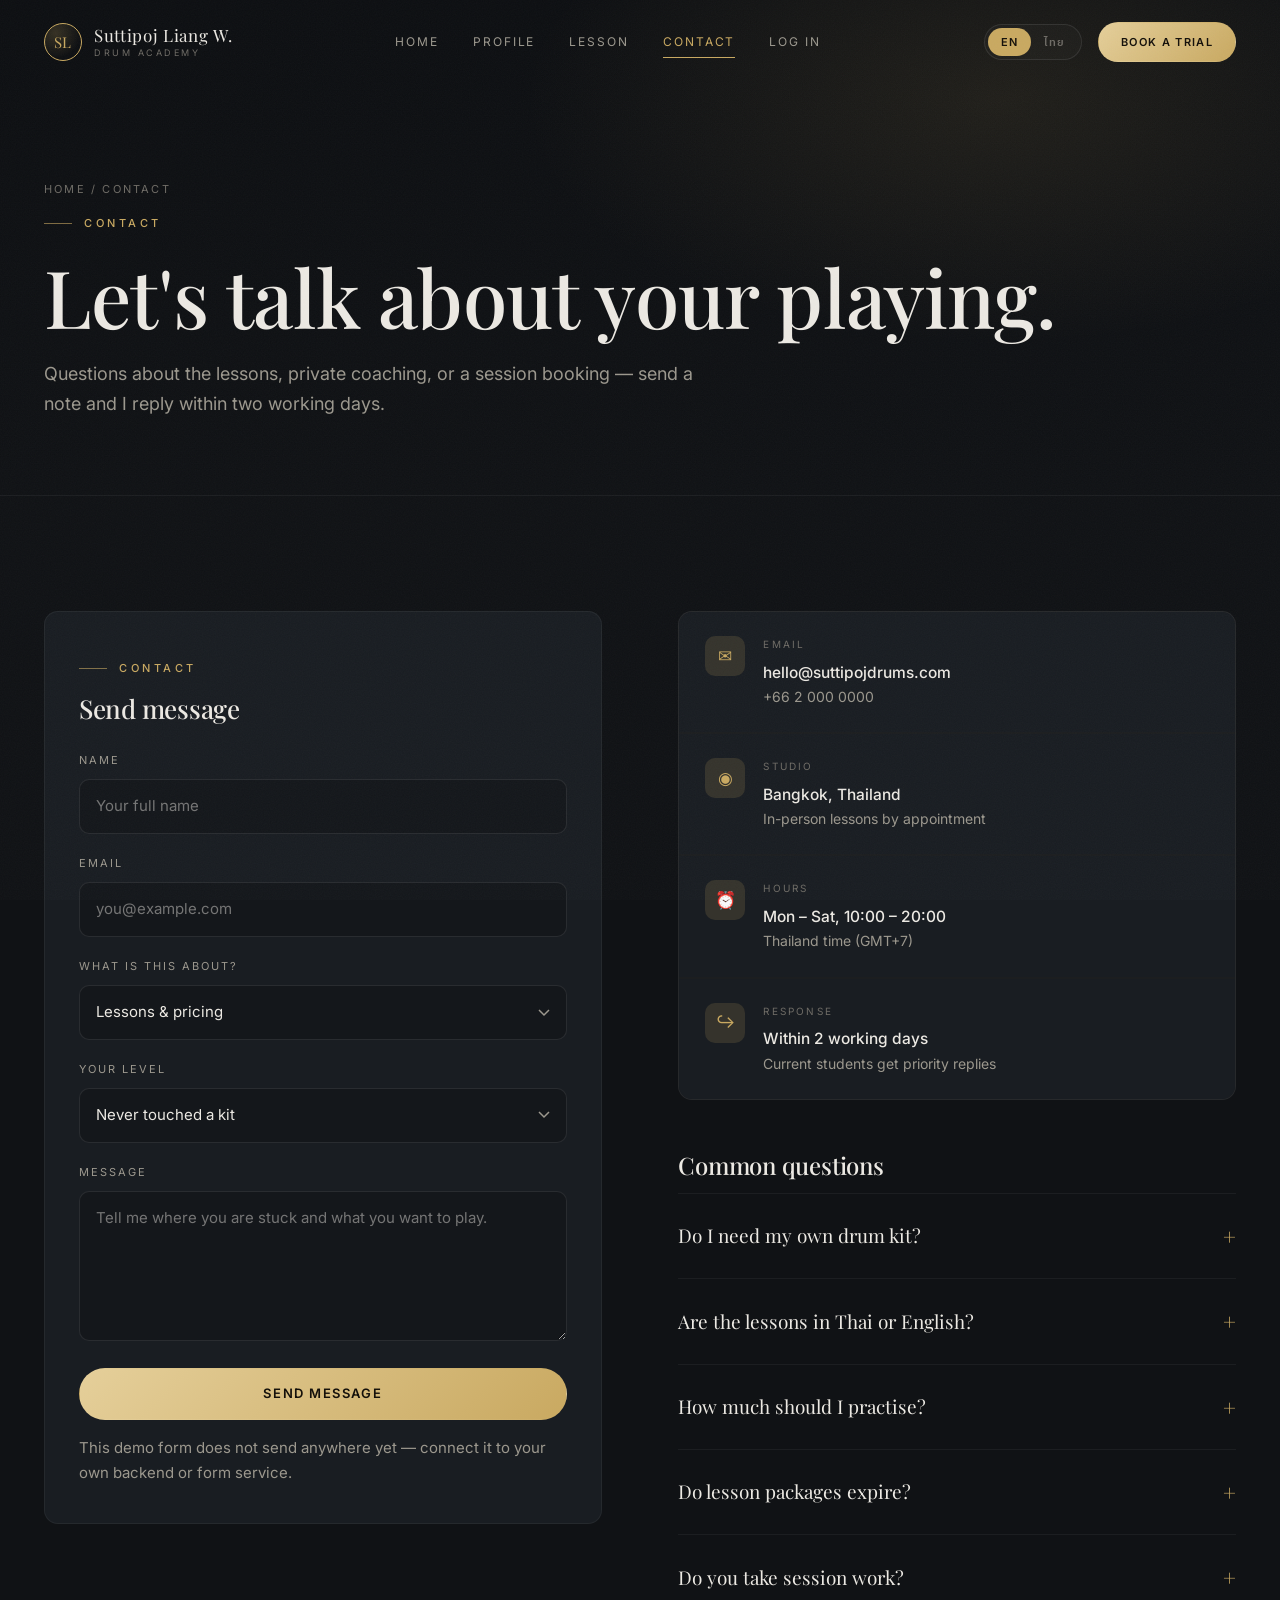
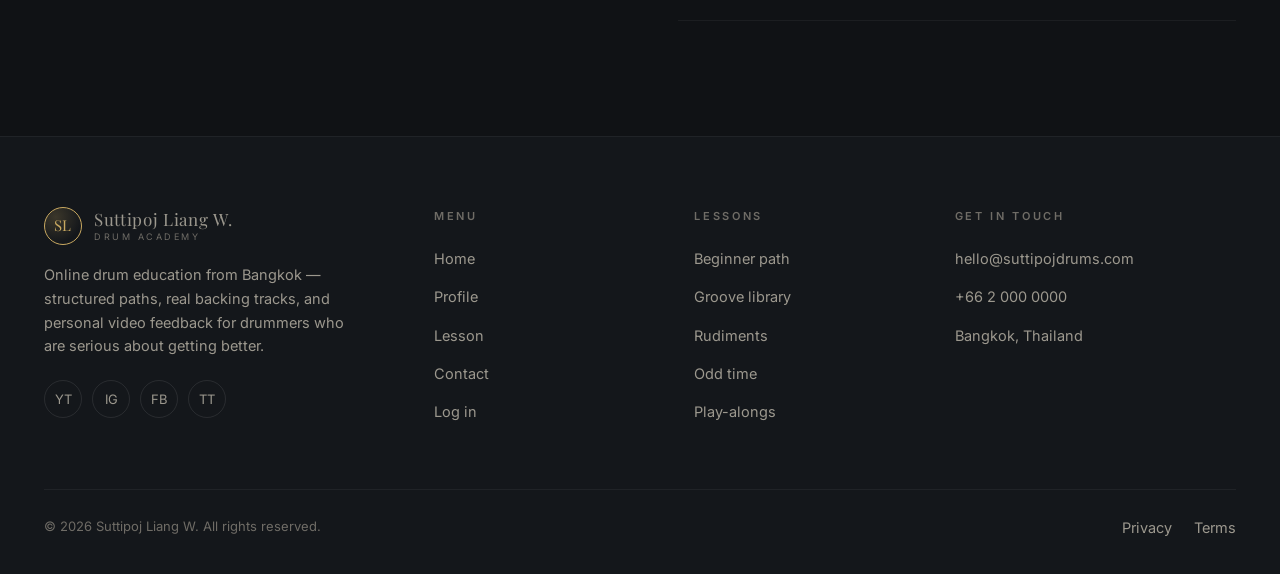
<file: contact.html>
<!DOCTYPE html>
<html lang="en">
<head>
<meta charset="UTF-8">
<meta name="viewport" content="width=device-width, initial-scale=1">
<meta name="description" content="Contact Suttipoj Liang W. about drum memberships, private coaching or session work in Bangkok.">
<title>Contact — Suttipoj Liang W.</title>
<link rel="preconnect" href="https://fonts.googleapis.com">
<link rel="preconnect" href="https://fonts.gstatic.com" crossorigin>
<link href="https://fonts.googleapis.com/css2?family=Playfair+Display:ital,wght@0,400;0,500;0,600;1,400;1,500&family=Inter:wght@300;400;500;600&family=Noto+Serif+Thai:wght@400;500;600&family=IBM+Plex+Sans+Thai:wght@300;400;500;600&display=swap" rel="stylesheet">
<link rel="icon" href="data:image/svg+xml,%3Csvg xmlns='http://www.w3.org/2000/svg' viewBox='0 0 32 32'%3E%3Ccircle cx='16' cy='16' r='14' fill='none' stroke='%23c9a961' stroke-width='2'/%3E%3Ccircle cx='16' cy='16' r='5' fill='%23c9a961'/%3E%3C/svg%3E">
<link rel="stylesheet" href="assets/css/style.css">
</head>
<body data-page="contact" data-title-en="Contact — Suttipoj Liang W." data-title-th="ติดต่อ — ครูเลี้ยง">

<!-- ===== Header ===== -->
<header class="header">
  <div class="wrap nav">
    <a class="brand" href="/">
      <span class="brand__mark">SL</span>
      <span class="brand__name"><span data-i18n="brand.name">Suttipoj&nbsp;Liang&nbsp;W.</span>
        <span class="brand__sub" data-i18n="brand.sub">Drum Academy</span>
      </span>
    </a>

    <nav class="menu" id="menu">
      <a href="/"   data-nav="home"    data-i18n="nav.home">Home</a>
      <a href="/profile" data-nav="profile" data-i18n="nav.profile">Profile</a>
      <a href="/lesson"  data-nav="lesson"  data-i18n="nav.lesson">Lesson</a>
      <a href="/contact" data-nav="contact" data-i18n="nav.contact">Contact</a>
      <a href="/login"   data-nav="login"   data-i18n="nav.login">Log in</a>
    </nav>

    <div class="nav__right">
      <div class="lang" role="group" aria-label="Language / ภาษา">
        <button type="button" data-lang="en">EN</button>
        <button type="button" data-lang="th">ไทย</button>
      </div>
      <a href="/contact" class="btn btn--gold btn--sm" data-i18n="nav.cta">Book a trial</a>
      <button class="burger" type="button" aria-label="Menu" aria-expanded="false" aria-controls="menu">
        <span></span><span></span>
      </button>
    </div>
  </div>
</header>

<section class="phead">
  <div class="wrap phead__in">
    <p class="crumb" data-i18n="ct.crumb"></p>
    <span class="eyebrow" style="margin-top:16px" data-i18n="ct.eyebrow"></span>
    <h1 data-i18n="ct.title"></h1>
    <p class="lead" data-i18n="ct.lead"></p>
  </div>
</section>

<section class="section">
  <div class="wrap split" style="align-items:start">

    <form class="card" data-demo novalidate data-reveal style="padding:38px 34px">
      <span class="eyebrow" data-i18n="ct.eyebrow"></span>
      <h2 style="font-size:26px;margin:16px 0 28px" data-i18n="ct.send"></h2>

      <div class="field">
        <label for="c-name" data-i18n="ct.fname"></label>
        <input id="c-name" name="name" type="text" required data-i18n-ph="ct.ph.name">
      </div>
      <div class="field">
        <label for="c-mail" data-i18n="ct.femail"></label>
        <input id="c-mail" name="email" type="email" required data-i18n-ph="ct.ph.email">
      </div>
      <div class="field">
        <label for="c-topic" data-i18n="ct.ftopic"></label>
        <select id="c-topic" name="topic">
          <option data-i18n="ct.o1"></option><option data-i18n="ct.o2"></option>
          <option data-i18n="ct.o3"></option><option data-i18n="ct.o4"></option>
        </select>
      </div>
      <div class="field">
        <label for="c-level" data-i18n="ct.flevel"></label>
        <select id="c-level" name="level">
          <option data-i18n="ct.l1"></option><option data-i18n="ct.l2"></option>
          <option data-i18n="ct.l3"></option><option data-i18n="ct.l4"></option>
        </select>
      </div>
      <div class="field">
        <label for="c-msg" data-i18n="ct.fmsg"></label>
        <textarea id="c-msg" name="message" required data-i18n-ph="ct.ph.msg"></textarea>
      </div>

      <button type="submit" class="btn btn--gold btn--block" data-i18n="ct.send"></button>
      <p class="form-note" data-i18n="ct.note"></p>
      <p class="form-msg" data-i18n="ct.ok" role="status"></p>
    </form>

    <div data-reveal>
      <div class="info">
        <div class="info__row"><span class="info__ic">&#9993;</span>
          <span><small data-i18n="ct.i1"></small><b data-setting="contact_email">hello@suttipojdrums.com</b>
          <p data-setting="contact_phone">+66 2 000 0000</p></span></div>
        <div class="info__row"><span class="info__ic">&#9673;</span>
          <span><small data-i18n="ct.i2"></small><b data-i18n="ct.i2v" data-setting="contact_place"></b>
          <p data-i18n="ct.i2s"></p></span></div>
        <div class="info__row"><span class="info__ic">&#9200;</span>
          <span><small data-i18n="ct.i3"></small><b data-i18n="ct.i3v" data-setting="contact_hours"></b>
          <p data-i18n="ct.i3s"></p></span></div>
        <div class="info__row"><span class="info__ic">&#8618;</span>
          <span><small data-i18n="ct.i4"></small><b data-i18n="ct.i4v"></b>
          <p data-i18n="ct.i4s"></p></span></div>
      </div>

      <h3 style="font-size:24px;margin:52px 0 14px" data-i18n="ct.faq"></h3>
      <div class="faq" id="db-faq">
      <div class="faq__item">
        <button class="faq__q" type="button" aria-expanded="false"><span data-i18n="ct.q1"></span><i>+</i></button>
        <div class="faq__a"><p data-i18n="ct.a1"></p></div>
      </div>
      <div class="faq__item">
        <button class="faq__q" type="button" aria-expanded="false"><span data-i18n="ct.q2"></span><i>+</i></button>
        <div class="faq__a"><p data-i18n="ct.a2"></p></div>
      </div>
      <div class="faq__item">
        <button class="faq__q" type="button" aria-expanded="false"><span data-i18n="ct.q3"></span><i>+</i></button>
        <div class="faq__a"><p data-i18n="ct.a3"></p></div>
      </div>
      <div class="faq__item">
        <button class="faq__q" type="button" aria-expanded="false"><span data-i18n="ct.q4"></span><i>+</i></button>
        <div class="faq__a"><p data-i18n="ct.a4"></p></div>
      </div>
      <div class="faq__item">
        <button class="faq__q" type="button" aria-expanded="false"><span data-i18n="ct.q5"></span><i>+</i></button>
        <div class="faq__a"><p data-i18n="ct.a5"></p></div>
      </div>
      </div>
    </div>

  </div>
</section>

<!-- ===== Footer ===== -->
<footer class="footer">
  <div class="wrap">
    <div class="footer__grid">
      <div>
        <a class="brand" href="/">
          <span class="brand__mark">SL</span>
          <span class="brand__name"><span data-i18n="brand.name">Suttipoj&nbsp;Liang&nbsp;W.</span>
            <span class="brand__sub" data-i18n="brand.sub">Drum Academy</span>
          </span>
        </a>
        <p class="footer__about" data-i18n="ft.about"></p>
        <div class="socials">
          <a href="#" aria-label="YouTube">YT</a>
          <a href="#" aria-label="Instagram">IG</a>
          <a href="#" aria-label="Facebook">FB</a>
          <a href="#" aria-label="TikTok">TT</a>
        </div>
      </div>

      <div>
        <h5 data-i18n="ft.menu">Menu</h5>
        <ul>
          <li><a href="/"   data-i18n="nav.home">Home</a></li>
          <li><a href="/profile" data-i18n="nav.profile">Profile</a></li>
          <li><a href="/lesson"  data-i18n="nav.lesson">Lesson</a></li>
          <li><a href="/contact" data-i18n="nav.contact">Contact</a></li>
          <li><a href="/login"   data-i18n="nav.login">Log in</a></li>
        </ul>
      </div>

      <div>
        <h5 data-i18n="ft.lessons">Lessons</h5>
        <ul>
          <li><a href="/lesson" data-i18n="ft.l1">Beginner path</a></li>
          <li><a href="/lesson" data-i18n="ft.l2">Groove library</a></li>
          <li><a href="/lesson" data-i18n="ft.l3">Rudiments</a></li>
          <li><a href="/lesson" data-i18n="ft.l4">Odd time</a></li>
          <li><a href="/lesson" data-i18n="ft.l5">Play-alongs</a></li>
        </ul>
      </div>

      <div>
        <h5 data-i18n="ft.reach">Get in touch</h5>
        <ul>
          <li><a href="mailto:hello@suttipojdrums.com" data-setting="contact_email">hello@suttipojdrums.com</a></li>
          <li><a href="tel:+6620000000" data-setting="contact_phone">+66 2 000 0000</a></li>
          <li><a href="/contact" data-i18n="ct.i2v">Bangkok, Thailand</a></li>
        </ul>
      </div>
    </div>

    <div class="footer__bar">
      <span>&copy; 2026 <span data-i18n="brand.name">Suttipoj Liang W.</span> <span data-i18n="ft.rights">All rights reserved.</span></span>
      <span style="display:flex;gap:22px">
        <a href="#" data-i18n="ft.privacy">Privacy</a>
        <a href="#" data-i18n="ft.terms">Terms</a>
      </span>
    </div>
  </div>
</footer>

<script src="assets/js/supabase-config.js"></script>
<script src="assets/js/db.js"></script>
<script src="assets/js/i18n.js"></script>
<script src="assets/js/main.js"></script>
<script src="assets/js/content.js"></script>
</body>
</html>
</file>
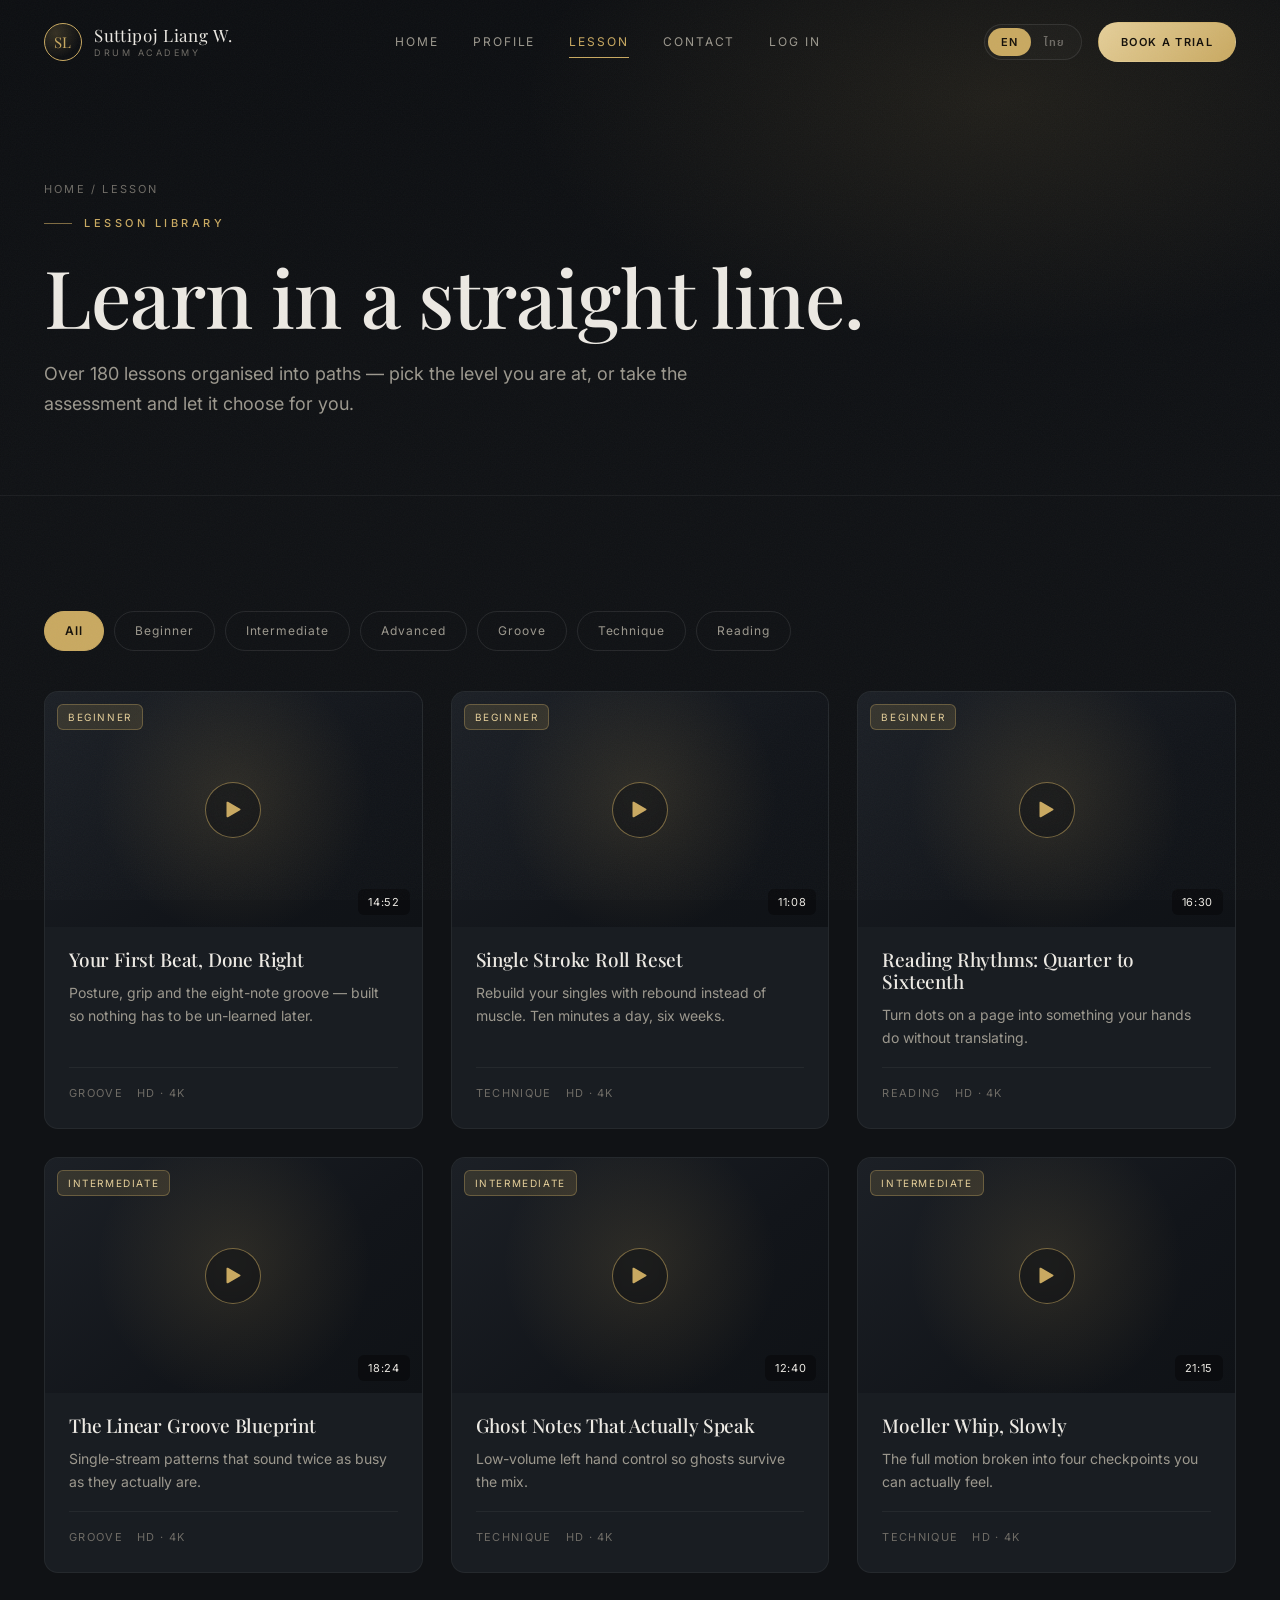
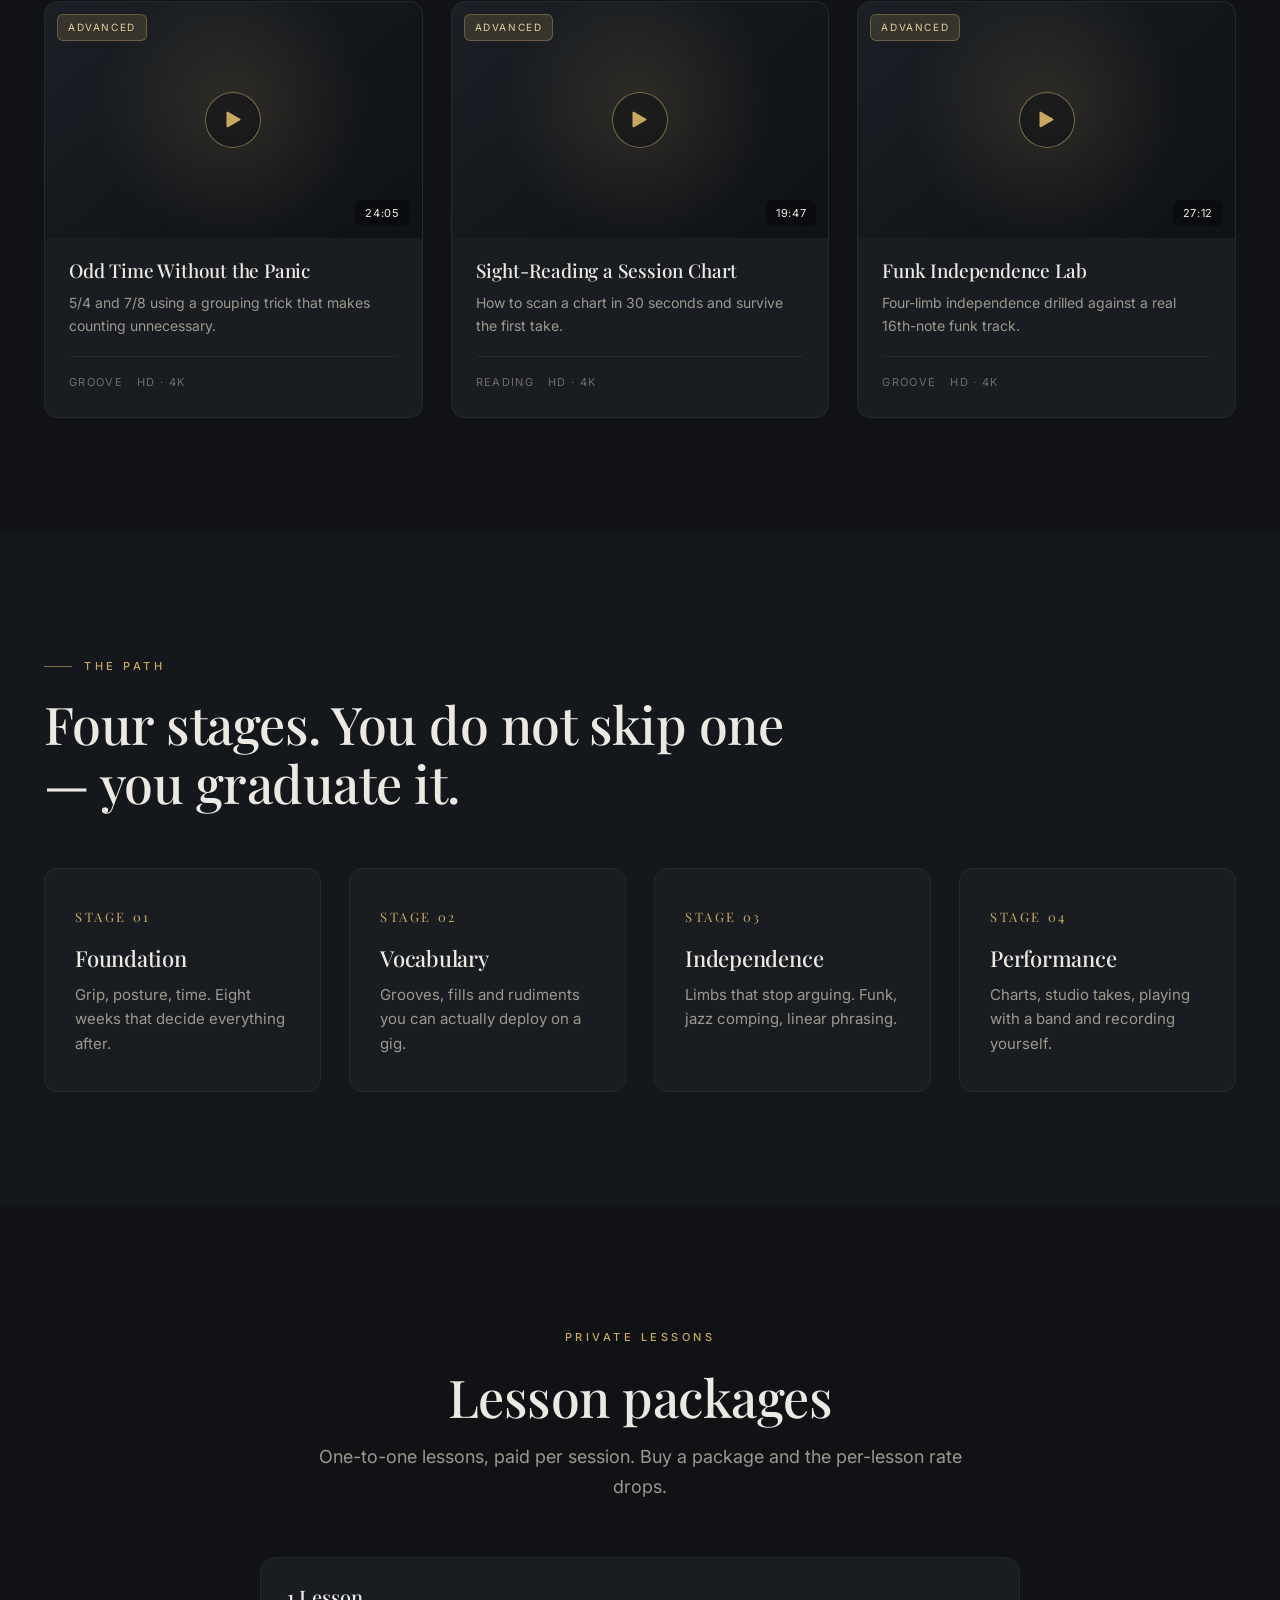
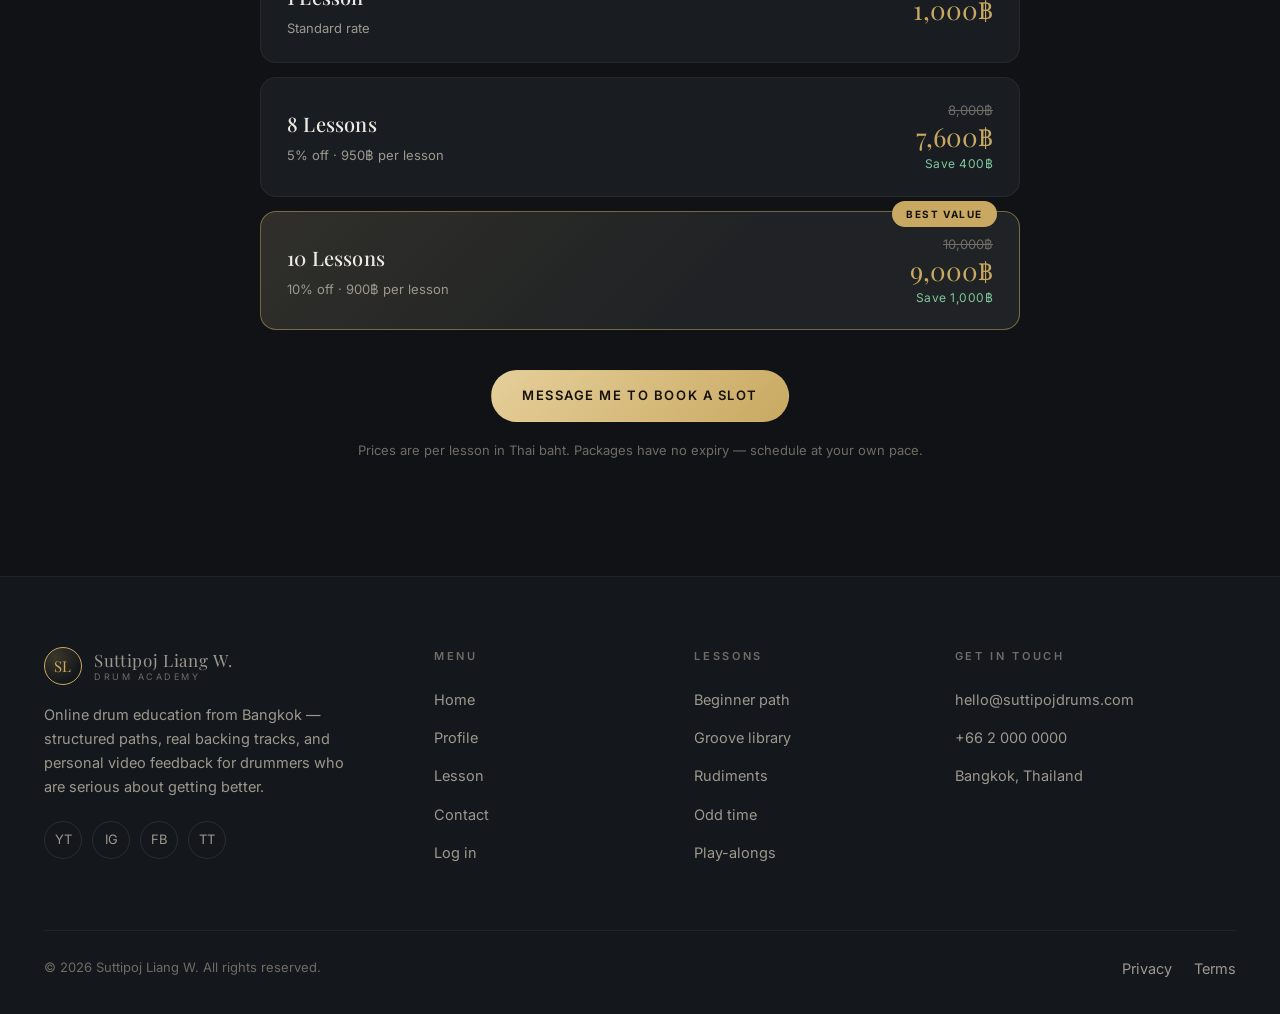
<file: lesson.html>
<!DOCTYPE html>
<html lang="en">
<head>
<meta charset="UTF-8">
<meta name="viewport" content="width=device-width, initial-scale=1">
<meta name="description" content="Over 180 online drum lessons organised into four structured stages, with play-along tracks and PDFs in Thai and English.">
<title>Lessons — Suttipoj Liang W.</title>
<link rel="preconnect" href="https://fonts.googleapis.com">
<link rel="preconnect" href="https://fonts.gstatic.com" crossorigin>
<link href="https://fonts.googleapis.com/css2?family=Playfair+Display:ital,wght@0,400;0,500;0,600;1,400;1,500&family=Inter:wght@300;400;500;600&family=Noto+Serif+Thai:wght@400;500;600&family=IBM+Plex+Sans+Thai:wght@300;400;500;600&display=swap" rel="stylesheet">
<link rel="icon" href="data:image/svg+xml,%3Csvg xmlns='http://www.w3.org/2000/svg' viewBox='0 0 32 32'%3E%3Ccircle cx='16' cy='16' r='14' fill='none' stroke='%23c9a961' stroke-width='2'/%3E%3Ccircle cx='16' cy='16' r='5' fill='%23c9a961'/%3E%3C/svg%3E">
<link rel="stylesheet" href="assets/css/style.css">
</head>
<body data-page="lesson" data-title-en="Lessons — Suttipoj Liang W." data-title-th="บทเรียน — ครูเลี้ยง">

<!-- ===== Header ===== -->
<header class="header">
  <div class="wrap nav">
    <a class="brand" href="/">
      <span class="brand__mark">SL</span>
      <span class="brand__name"><span data-i18n="brand.name">Suttipoj&nbsp;Liang&nbsp;W.</span>
        <span class="brand__sub" data-i18n="brand.sub">Drum Academy</span>
      </span>
    </a>

    <nav class="menu" id="menu">
      <a href="/"   data-nav="home"    data-i18n="nav.home">Home</a>
      <a href="/profile" data-nav="profile" data-i18n="nav.profile">Profile</a>
      <a href="/lesson"  data-nav="lesson"  data-i18n="nav.lesson">Lesson</a>
      <a href="/contact" data-nav="contact" data-i18n="nav.contact">Contact</a>
      <a href="/login"   data-nav="login"   data-i18n="nav.login">Log in</a>
    </nav>

    <div class="nav__right">
      <div class="lang" role="group" aria-label="Language / ภาษา">
        <button type="button" data-lang="en">EN</button>
        <button type="button" data-lang="th">ไทย</button>
      </div>
      <a href="/contact" class="btn btn--gold btn--sm" data-i18n="nav.cta">Book a trial</a>
      <button class="burger" type="button" aria-label="Menu" aria-expanded="false" aria-controls="menu">
        <span></span><span></span>
      </button>
    </div>
  </div>
</header>

<section class="phead">
  <div class="wrap phead__in">
    <p class="crumb" data-i18n="ls.crumb"></p>
    <span class="eyebrow" style="margin-top:16px" data-i18n="ls.eyebrow"></span>
    <h1 data-i18n="ls.title"></h1>
    <p class="lead" data-i18n="ls.lead"></p>
  </div>
</section>

<section class="section">
  <div class="wrap">
    <div class="filters" data-reveal>
      <button class="chip is-active" data-filter="all"          data-i18n="ls.f0"></button>
      <button class="chip" data-filter="beginner"     data-i18n="ls.f1"></button>
      <button class="chip" data-filter="intermediate" data-i18n="ls.f2"></button>
      <button class="chip" data-filter="advanced"     data-i18n="ls.f3"></button>
      <button class="chip" data-filter="groove"       data-i18n="ls.f4"></button>
      <button class="chip" data-filter="technique"    data-i18n="ls.f5"></button>
      <button class="chip" data-filter="reading"      data-i18n="ls.f6"></button>
    </div>
    <div class="grid grid--3" id="db-lessons">
        <article class="vcard" data-tags="beginner groove" data-reveal>
          <div class="vcard__thumb">
            <span class="vcard__lvl" data-i18n="ls.lv1"></span>
            <span class="vcard__play"><svg width="15" height="17" viewBox="0 0 15 17" fill="currentColor" aria-hidden="true"><path d="M14 7.63a1 1 0 0 1 0 1.74l-12 6.8A1 1 0 0 1 .5 15.3V1.7A1 1 0 0 1 2 .83l12 6.8Z"/></svg></span>
            <span class="vcard__len">14:52</span>
          </div>
          <div class="vcard__body">
            <h3 data-i18n="ls.v1t"></h3>
            <p data-i18n="ls.v1d"></p>
            <div class="vcard__meta"><span data-i18n="ls.f4"></span><span>HD · 4K</span></div>
          </div>
        </article>
        <article class="vcard" data-tags="beginner technique" data-reveal>
          <div class="vcard__thumb">
            <span class="vcard__lvl" data-i18n="ls.lv1"></span>
            <span class="vcard__play"><svg width="15" height="17" viewBox="0 0 15 17" fill="currentColor" aria-hidden="true"><path d="M14 7.63a1 1 0 0 1 0 1.74l-12 6.8A1 1 0 0 1 .5 15.3V1.7A1 1 0 0 1 2 .83l12 6.8Z"/></svg></span>
            <span class="vcard__len">11:08</span>
          </div>
          <div class="vcard__body">
            <h3 data-i18n="ls.v2t"></h3>
            <p data-i18n="ls.v2d"></p>
            <div class="vcard__meta"><span data-i18n="ls.f5"></span><span>HD · 4K</span></div>
          </div>
        </article>
        <article class="vcard" data-tags="beginner reading" data-reveal>
          <div class="vcard__thumb">
            <span class="vcard__lvl" data-i18n="ls.lv1"></span>
            <span class="vcard__play"><svg width="15" height="17" viewBox="0 0 15 17" fill="currentColor" aria-hidden="true"><path d="M14 7.63a1 1 0 0 1 0 1.74l-12 6.8A1 1 0 0 1 .5 15.3V1.7A1 1 0 0 1 2 .83l12 6.8Z"/></svg></span>
            <span class="vcard__len">16:30</span>
          </div>
          <div class="vcard__body">
            <h3 data-i18n="ls.v3t"></h3>
            <p data-i18n="ls.v3d"></p>
            <div class="vcard__meta"><span data-i18n="ls.f6"></span><span>HD · 4K</span></div>
          </div>
        </article>
        <article class="vcard" data-tags="intermediate groove" data-reveal>
          <div class="vcard__thumb">
            <span class="vcard__lvl" data-i18n="ls.lv2"></span>
            <span class="vcard__play"><svg width="15" height="17" viewBox="0 0 15 17" fill="currentColor" aria-hidden="true"><path d="M14 7.63a1 1 0 0 1 0 1.74l-12 6.8A1 1 0 0 1 .5 15.3V1.7A1 1 0 0 1 2 .83l12 6.8Z"/></svg></span>
            <span class="vcard__len">18:24</span>
          </div>
          <div class="vcard__body">
            <h3 data-i18n="ls.v4t"></h3>
            <p data-i18n="ls.v4d"></p>
            <div class="vcard__meta"><span data-i18n="ls.f4"></span><span>HD · 4K</span></div>
          </div>
        </article>
        <article class="vcard" data-tags="intermediate technique" data-reveal>
          <div class="vcard__thumb">
            <span class="vcard__lvl" data-i18n="ls.lv2"></span>
            <span class="vcard__play"><svg width="15" height="17" viewBox="0 0 15 17" fill="currentColor" aria-hidden="true"><path d="M14 7.63a1 1 0 0 1 0 1.74l-12 6.8A1 1 0 0 1 .5 15.3V1.7A1 1 0 0 1 2 .83l12 6.8Z"/></svg></span>
            <span class="vcard__len">12:40</span>
          </div>
          <div class="vcard__body">
            <h3 data-i18n="ls.v5t"></h3>
            <p data-i18n="ls.v5d"></p>
            <div class="vcard__meta"><span data-i18n="ls.f5"></span><span>HD · 4K</span></div>
          </div>
        </article>
        <article class="vcard" data-tags="intermediate technique" data-reveal>
          <div class="vcard__thumb">
            <span class="vcard__lvl" data-i18n="ls.lv2"></span>
            <span class="vcard__play"><svg width="15" height="17" viewBox="0 0 15 17" fill="currentColor" aria-hidden="true"><path d="M14 7.63a1 1 0 0 1 0 1.74l-12 6.8A1 1 0 0 1 .5 15.3V1.7A1 1 0 0 1 2 .83l12 6.8Z"/></svg></span>
            <span class="vcard__len">21:15</span>
          </div>
          <div class="vcard__body">
            <h3 data-i18n="ls.v6t"></h3>
            <p data-i18n="ls.v6d"></p>
            <div class="vcard__meta"><span data-i18n="ls.f5"></span><span>HD · 4K</span></div>
          </div>
        </article>
        <article class="vcard" data-tags="advanced groove" data-reveal>
          <div class="vcard__thumb">
            <span class="vcard__lvl" data-i18n="ls.lv3"></span>
            <span class="vcard__play"><svg width="15" height="17" viewBox="0 0 15 17" fill="currentColor" aria-hidden="true"><path d="M14 7.63a1 1 0 0 1 0 1.74l-12 6.8A1 1 0 0 1 .5 15.3V1.7A1 1 0 0 1 2 .83l12 6.8Z"/></svg></span>
            <span class="vcard__len">24:05</span>
          </div>
          <div class="vcard__body">
            <h3 data-i18n="ls.v7t"></h3>
            <p data-i18n="ls.v7d"></p>
            <div class="vcard__meta"><span data-i18n="ls.f4"></span><span>HD · 4K</span></div>
          </div>
        </article>
        <article class="vcard" data-tags="advanced reading" data-reveal>
          <div class="vcard__thumb">
            <span class="vcard__lvl" data-i18n="ls.lv3"></span>
            <span class="vcard__play"><svg width="15" height="17" viewBox="0 0 15 17" fill="currentColor" aria-hidden="true"><path d="M14 7.63a1 1 0 0 1 0 1.74l-12 6.8A1 1 0 0 1 .5 15.3V1.7A1 1 0 0 1 2 .83l12 6.8Z"/></svg></span>
            <span class="vcard__len">19:47</span>
          </div>
          <div class="vcard__body">
            <h3 data-i18n="ls.v8t"></h3>
            <p data-i18n="ls.v8d"></p>
            <div class="vcard__meta"><span data-i18n="ls.f6"></span><span>HD · 4K</span></div>
          </div>
        </article>
        <article class="vcard" data-tags="advanced groove" data-reveal>
          <div class="vcard__thumb">
            <span class="vcard__lvl" data-i18n="ls.lv3"></span>
            <span class="vcard__play"><svg width="15" height="17" viewBox="0 0 15 17" fill="currentColor" aria-hidden="true"><path d="M14 7.63a1 1 0 0 1 0 1.74l-12 6.8A1 1 0 0 1 .5 15.3V1.7A1 1 0 0 1 2 .83l12 6.8Z"/></svg></span>
            <span class="vcard__len">27:12</span>
          </div>
          <div class="vcard__body">
            <h3 data-i18n="ls.v9t"></h3>
            <p data-i18n="ls.v9d"></p>
            <div class="vcard__meta"><span data-i18n="ls.f4"></span><span>HD · 4K</span></div>
          </div>
        </article>
    </div>
  </div>
</section>

<!-- ===== The path ===== -->
<section class="section section--alt">
  <div class="wrap">
    <div class="head" data-reveal>
      <span class="eyebrow" data-i18n="ls.path"></span>
      <h2 class="section-title" data-i18n="ls.pathlead"></h2>
    </div>
    <div class="grid grid--4">
      <article class="card" data-reveal><span class="card__num">STAGE 01</span><h3 data-i18n="ls.p1t"></h3><p data-i18n="ls.p1d"></p></article>
      <article class="card" data-reveal><span class="card__num">STAGE 02</span><h3 data-i18n="ls.p2t"></h3><p data-i18n="ls.p2d"></p></article>
      <article class="card" data-reveal><span class="card__num">STAGE 03</span><h3 data-i18n="ls.p3t"></h3><p data-i18n="ls.p3d"></p></article>
      <article class="card" data-reveal><span class="card__num">STAGE 04</span><h3 data-i18n="ls.p4t"></h3><p data-i18n="ls.p4d"></p></article>
    </div>
  </div>
</section>

<!-- ===== Private lesson promo ===== -->
<section class="section">
  <div class="wrap">
    <div class="head center" data-reveal>
      <span class="eyebrow" data-i18n="pm.eyebrow"></span>
      <h2 class="section-title" data-i18n="pm.title"></h2>
      <p class="lead" style="margin-inline:auto" data-i18n="pm.lead" data-setting="promo_lead"></p>
    </div>

    <div class="promo" id="db-packages" data-reveal>
      <div class="promo__row">
        <div class="promo__left">
          <b data-i18n="pm.r1n"></b>
          <small data-i18n="pm.r1s"></small>
        </div>
        <div class="promo__right">
          <span class="promo__price">1,000฿</span>
        </div>
      </div>

      <div class="promo__row">
        <div class="promo__left">
          <b data-i18n="pm.r2n"></b>
          <small data-i18n="pm.r2s"></small>
        </div>
        <div class="promo__right">
          <s class="promo__was">8,000฿</s>
          <span class="promo__price">7,600฿</span>
          <span class="promo__save" data-i18n="pm.save400"></span>
        </div>
      </div>

      <div class="promo__row promo__row--best">
        <span class="promo__badge" data-i18n="pm.best"></span>
        <div class="promo__left">
          <b data-i18n="pm.r3n"></b>
          <small data-i18n="pm.r3s"></small>
        </div>
        <div class="promo__right">
          <s class="promo__was">10,000฿</s>
          <span class="promo__price">9,000฿</span>
          <span class="promo__save" data-i18n="pm.save1000"></span>
        </div>
      </div>
    </div>

    <div class="center" style="margin-top:40px" data-reveal>
      <a href="/contact" class="btn btn--gold" data-i18n="pm.cta"></a>
      <p class="form-note" style="margin-top:18px" data-i18n="pm.note" data-setting="promo_note"></p>
    </div>
  </div>
</section>

<!-- ===== Footer ===== -->
<footer class="footer">
  <div class="wrap">
    <div class="footer__grid">
      <div>
        <a class="brand" href="/">
          <span class="brand__mark">SL</span>
          <span class="brand__name"><span data-i18n="brand.name">Suttipoj&nbsp;Liang&nbsp;W.</span>
            <span class="brand__sub" data-i18n="brand.sub">Drum Academy</span>
          </span>
        </a>
        <p class="footer__about" data-i18n="ft.about"></p>
        <div class="socials">
          <a href="#" aria-label="YouTube">YT</a>
          <a href="#" aria-label="Instagram">IG</a>
          <a href="#" aria-label="Facebook">FB</a>
          <a href="#" aria-label="TikTok">TT</a>
        </div>
      </div>

      <div>
        <h5 data-i18n="ft.menu">Menu</h5>
        <ul>
          <li><a href="/"   data-i18n="nav.home">Home</a></li>
          <li><a href="/profile" data-i18n="nav.profile">Profile</a></li>
          <li><a href="/lesson"  data-i18n="nav.lesson">Lesson</a></li>
          <li><a href="/contact" data-i18n="nav.contact">Contact</a></li>
          <li><a href="/login"   data-i18n="nav.login">Log in</a></li>
        </ul>
      </div>

      <div>
        <h5 data-i18n="ft.lessons">Lessons</h5>
        <ul>
          <li><a href="/lesson" data-i18n="ft.l1">Beginner path</a></li>
          <li><a href="/lesson" data-i18n="ft.l2">Groove library</a></li>
          <li><a href="/lesson" data-i18n="ft.l3">Rudiments</a></li>
          <li><a href="/lesson" data-i18n="ft.l4">Odd time</a></li>
          <li><a href="/lesson" data-i18n="ft.l5">Play-alongs</a></li>
        </ul>
      </div>

      <div>
        <h5 data-i18n="ft.reach">Get in touch</h5>
        <ul>
          <li><a href="mailto:hello@suttipojdrums.com" data-setting="contact_email">hello@suttipojdrums.com</a></li>
          <li><a href="tel:+6620000000" data-setting="contact_phone">+66 2 000 0000</a></li>
          <li><a href="/contact" data-i18n="ct.i2v">Bangkok, Thailand</a></li>
        </ul>
      </div>
    </div>

    <div class="footer__bar">
      <span>&copy; 2026 <span data-i18n="brand.name">Suttipoj Liang W.</span> <span data-i18n="ft.rights">All rights reserved.</span></span>
      <span style="display:flex;gap:22px">
        <a href="#" data-i18n="ft.privacy">Privacy</a>
        <a href="#" data-i18n="ft.terms">Terms</a>
      </span>
    </div>
  </div>
</footer>

<script src="assets/js/supabase-config.js"></script>
<script src="assets/js/db.js"></script>
<script src="assets/js/i18n.js"></script>
<script src="assets/js/main.js"></script>
<script src="assets/js/content.js"></script>
</body>
</html>
</file>
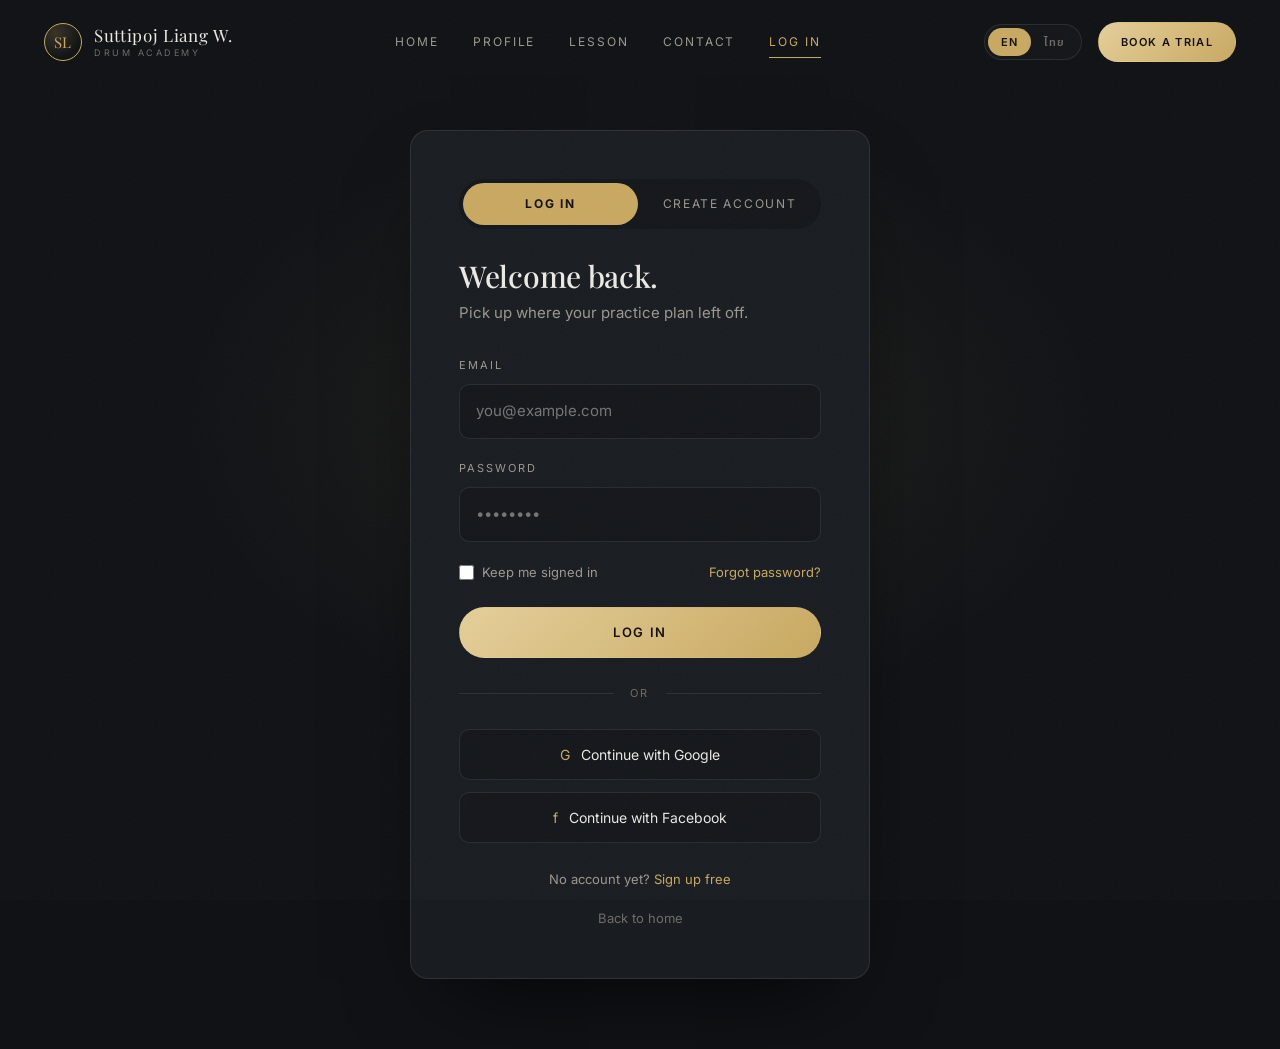
<file: login.html>
<!DOCTYPE html>
<html lang="en">
<head>
<meta charset="UTF-8">
<meta name="viewport" content="width=device-width, initial-scale=1">
<meta name="description" content="Log in to your Suttipoj Liang W. drum academy account, or create a free account.">
<title>Log in — Suttipoj Liang W.</title>
<link rel="preconnect" href="https://fonts.googleapis.com">
<link rel="preconnect" href="https://fonts.gstatic.com" crossorigin>
<link href="https://fonts.googleapis.com/css2?family=Playfair+Display:ital,wght@0,400;0,500;0,600;1,400;1,500&family=Inter:wght@300;400;500;600&family=Noto+Serif+Thai:wght@400;500;600&family=IBM+Plex+Sans+Thai:wght@300;400;500;600&display=swap" rel="stylesheet">
<link rel="icon" href="data:image/svg+xml,%3Csvg xmlns='http://www.w3.org/2000/svg' viewBox='0 0 32 32'%3E%3Ccircle cx='16' cy='16' r='14' fill='none' stroke='%23c9a961' stroke-width='2'/%3E%3Ccircle cx='16' cy='16' r='5' fill='%23c9a961'/%3E%3C/svg%3E">
<link rel="stylesheet" href="assets/css/style.css">
</head>
<body data-page="login" data-title-en="Log in — Suttipoj Liang W." data-title-th="เข้าสู่ระบบ — ครูเลี้ยง">

<!-- ===== Header ===== -->
<header class="header">
  <div class="wrap nav">
    <a class="brand" href="/">
      <span class="brand__mark">SL</span>
      <span class="brand__name"><span data-i18n="brand.name">Suttipoj&nbsp;Liang&nbsp;W.</span>
        <span class="brand__sub" data-i18n="brand.sub">Drum Academy</span>
      </span>
    </a>

    <nav class="menu" id="menu">
      <a href="/"   data-nav="home"    data-i18n="nav.home">Home</a>
      <a href="/profile" data-nav="profile" data-i18n="nav.profile">Profile</a>
      <a href="/lesson"  data-nav="lesson"  data-i18n="nav.lesson">Lesson</a>
      <a href="/contact" data-nav="contact" data-i18n="nav.contact">Contact</a>
      <a href="/login"   data-nav="login"   data-i18n="nav.login">Log in</a>
    </nav>

    <div class="nav__right">
      <div class="lang" role="group" aria-label="Language / ภาษา">
        <button type="button" data-lang="en">EN</button>
        <button type="button" data-lang="th">ไทย</button>
      </div>
      <a href="/contact" class="btn btn--gold btn--sm" data-i18n="nav.cta">Book a trial</a>
      <button class="burger" type="button" aria-label="Menu" aria-expanded="false" aria-controls="menu">
        <span></span><span></span>
      </button>
    </div>
  </div>
</header>

<section class="auth">
  <div class="wrap" style="display:grid;place-items:center">
    <div class="auth__card" data-reveal>

      <div class="auth__tabs" role="tablist">
        <button type="button" class="is-active" data-tab="login" data-i18n="lg.tab1"></button>
        <button type="button" data-tab="register" data-i18n="lg.tab2"></button>
      </div>

      <!-- ---- Sign in ---- -->
      <div data-pane="login">
        <h1 style="font-size:30px;margin-bottom:8px" data-i18n="lg.title"></h1>
        <p style="color:var(--muted);font-size:15px;margin-bottom:30px" data-i18n="lg.sub"></p>

        <form data-demo novalidate>
          <div class="field">
            <label for="l-mail" data-i18n="lg.email"></label>
            <input id="l-mail" type="email" autocomplete="email" data-i18n-ph="ct.ph.email">
          </div>
          <div class="field">
            <label for="l-pass" data-i18n="lg.pass"></label>
            <input id="l-pass" type="password" autocomplete="current-password" placeholder="••••••••">
          </div>
          <div class="auth__row">
            <label><input type="checkbox"> <span data-i18n="lg.remember"></span></label>
            <a href="#" data-i18n="lg.forgot"></a>
          </div>
          <button type="submit" class="btn btn--gold btn--block" data-i18n="lg.btn"></button>
          <p class="form-msg" data-i18n="lg.demo" role="status"></p>
        </form>

        <div class="auth__or"><span data-i18n="lg.or"></span></div>
        <div class="social">
          <button type="button"><span class="gold">G</span> <span data-i18n="lg.g"></span></button>
          <button type="button"><span class="gold">f</span> <span data-i18n="lg.f"></span></button>
        </div>
        <p class="auth__foot"><span data-i18n="lg.no"></span>
          <a href="#" class="gold" data-goto-tab="register" data-i18n="lg.sign"></a></p>
      </div>

      <!-- ---- Register ---- -->
      <div data-pane="register" hidden>
        <h1 style="font-size:30px;margin-bottom:8px" data-i18n="lg.title2"></h1>
        <p style="color:var(--muted);font-size:15px;margin-bottom:30px" data-i18n="lg.sub2"></p>

        <form data-demo novalidate>
          <div class="field">
            <label for="r-name" data-i18n="lg.name"></label>
            <input id="r-name" type="text" autocomplete="name" data-i18n-ph="ct.ph.name">
          </div>
          <div class="field">
            <label for="r-mail" data-i18n="lg.email"></label>
            <input id="r-mail" type="email" autocomplete="email" data-i18n-ph="ct.ph.email">
          </div>
          <div class="field">
            <label for="r-pass" data-i18n="lg.pass"></label>
            <input id="r-pass" type="password" autocomplete="new-password" placeholder="••••••••">
          </div>
          <div class="field">
            <label for="r-pass2" data-i18n="lg.pass2"></label>
            <input id="r-pass2" type="password" autocomplete="new-password" placeholder="••••••••">
          </div>
          <button type="submit" class="btn btn--gold btn--block" data-i18n="lg.btn2"></button>
          <p class="form-note" data-i18n="lg.terms"></p>
          <p class="form-msg" data-i18n="lg.demo" role="status"></p>
        </form>

        <p class="auth__foot"><span data-i18n="lg.yes"></span>
          <a href="#" class="gold" data-goto-tab="login" data-i18n="lg.in"></a></p>
      </div>

      <p class="auth__foot" style="margin-top:18px">
        <a href="/" style="color:var(--muted-2)" data-i18n="lg.back"></a></p>
    </div>
  </div>
</section>

<script src="assets/js/supabase-config.js"></script>
<script src="assets/js/db.js"></script>
<script src="assets/js/i18n.js"></script>
<script src="assets/js/main.js"></script>
<script src="assets/js/content.js"></script>
</body>
</html>
</file>
<file: assets/css/style.css>
/* ============================================================
   Suttipoj Liang W. — Drum Academy
   Dark / luxury theme
   ============================================================ */

/* ---------- Tokens ---------- */
:root{
  --bg:        #101215;
  --bg-2:      #14171b;
  --surface:   #191d22;
  --surface-2: #1f242a;
  --line:      rgba(255,255,255,.09);
  --line-soft: rgba(255,255,255,.05);

  --gold:      #c9a961;
  --gold-2:    #e5cf9a;
  --gold-dim:  rgba(201,169,97,.16);

  --text:      #ece9e3;
  --muted:     #9c988e;
  --muted-2:   #6f6c66;

  --serif: "Playfair Display","Noto Serif Thai",Georgia,serif;
  --sans:  "Inter","IBM Plex Sans Thai",-apple-system,BlinkMacSystemFont,"Segoe UI",sans-serif;

  --maxw: 1240px;
  --r:    14px;
  --ease: cubic-bezier(.22,.61,.36,1);
}

/* ---------- Reset ---------- */
*,*::before,*::after{box-sizing:border-box;margin:0;padding:0}
html{scroll-behavior:smooth;-webkit-text-size-adjust:100%}
body{
  background:var(--bg);
  color:var(--text);
  font-family:var(--sans);
  font-size:16px;
  line-height:1.65;
  -webkit-font-smoothing:antialiased;
  overflow-x:hidden;
}
img{max-width:100%;display:block}
a{color:inherit;text-decoration:none}
button,input,textarea,select{font:inherit;color:inherit}
ul{list-style:none}

/* film-grain overlay */
body::after{
  content:"";position:fixed;inset:0;pointer-events:none;z-index:9999;opacity:.035;
  background-image:url("data:image/svg+xml,%3Csvg xmlns='http://www.w3.org/2000/svg' width='160' height='160'%3E%3Cfilter id='n'%3E%3CfeTurbulence type='fractalNoise' baseFrequency='.85' numOctaves='3'/%3E%3C/filter%3E%3Crect width='100%25' height='100%25' filter='url(%23n)'/%3E%3C/svg%3E");
}

::selection{background:var(--gold);color:#0d0f12}

/* ---------- Layout helpers ---------- */
.wrap{width:100%;max-width:var(--maxw);margin-inline:auto;padding-inline:24px}
.section{padding:clamp(72px,9vw,130px) 0}
.section--alt{background:var(--bg-2)}
.center{text-align:center}

/* ---------- Typography ---------- */
h1,h2,h3,h4{font-family:var(--serif);font-weight:500;line-height:1.14;letter-spacing:-.01em}
.eyebrow{
  font-size:11px;letter-spacing:.32em;text-transform:uppercase;
  color:var(--gold);font-weight:500;display:inline-flex;align-items:center;gap:12px;
}
.eyebrow::before{content:"";width:28px;height:1px;background:var(--gold);opacity:.6}
.section-title{font-size:clamp(30px,4.2vw,52px);margin:18px 0 16px}
.lead{color:var(--muted);font-size:clamp(15px,1.6vw,18px);max-width:62ch}
.gold{color:var(--gold)}
.head{margin-bottom:56px;max-width:760px}
.head.center{margin-inline:auto}
.head.center .eyebrow::before{display:none}

/* ---------- Buttons ---------- */
.btn{
  display:inline-flex;align-items:center;justify-content:center;gap:10px;
  padding:14px 30px;border-radius:100px;border:1px solid transparent;
  font-size:13px;letter-spacing:.12em;text-transform:uppercase;font-weight:600;
  cursor:pointer;transition:all .35s var(--ease);white-space:nowrap;
}
.btn--gold{background:linear-gradient(135deg,var(--gold-2),var(--gold));color:#14100a}
.btn--gold:hover{transform:translateY(-2px);box-shadow:0 12px 34px -12px rgba(201,169,97,.65)}
.btn--ghost{border-color:var(--line);color:var(--text);background:rgba(255,255,255,.02)}
.btn--ghost:hover{border-color:var(--gold);color:var(--gold);transform:translateY(-2px)}
.btn--block{width:100%}
.btn--sm{padding:10px 22px;font-size:11px}

/* ---------- Header / Nav ---------- */
.header{
  position:fixed;inset:0 0 auto 0;z-index:1000;
  transition:background .4s var(--ease),border-color .4s var(--ease),padding .4s var(--ease);
  border-bottom:1px solid transparent;padding:10px 0;
}
.header.is-stuck{
  background:rgba(16,18,21,.82);backdrop-filter:blur(18px);-webkit-backdrop-filter:blur(18px);
  border-bottom-color:var(--line-soft);
}
.nav{display:flex;align-items:center;justify-content:space-between;gap:24px;height:64px}
.brand,.nav__right{position:relative;z-index:2}  /* stay tappable above the mobile overlay */

.brand{display:flex;align-items:center;gap:12px;flex-shrink:0}
.brand__mark{
  width:38px;height:38px;border-radius:50%;flex-shrink:0;
  border:1px solid var(--gold);display:grid;place-items:center;
  font-family:var(--serif);font-size:15px;color:var(--gold);letter-spacing:.02em;
  background:radial-gradient(circle at 30% 25%,rgba(201,169,97,.22),transparent 70%);
}
.brand__name{font-family:var(--serif);font-size:17px;letter-spacing:.04em;line-height:1.1}
.brand__sub{display:block;font-family:var(--sans);font-size:9px;letter-spacing:.28em;
  text-transform:uppercase;color:var(--muted-2);margin-top:3px}

.menu{display:flex;align-items:center;gap:34px}
.menu a{
  position:relative;font-size:12px;letter-spacing:.16em;text-transform:uppercase;
  color:var(--muted);transition:color .3s var(--ease);padding:6px 0;
}
.menu a::after{
  content:"";position:absolute;left:0;bottom:0;height:1px;width:0;background:var(--gold);
  transition:width .35s var(--ease);
}
.menu a:hover{color:var(--text)}
.menu a:hover::after,.menu a.is-active::after{width:100%}
.menu a.is-active{color:var(--gold)}

.nav__right{display:flex;align-items:center;gap:16px}

/* language switch */
.lang{display:flex;align-items:center;border:1px solid var(--line);border-radius:100px;padding:3px;background:rgba(255,255,255,.02)}
.lang button{
  background:none;border:0;cursor:pointer;padding:5px 13px;border-radius:100px;
  font-size:11px;letter-spacing:.1em;font-weight:600;color:var(--muted-2);transition:all .3s var(--ease);
}
.lang button.is-active{background:var(--gold);color:#14100a}

/* burger */
.burger{display:none;background:none;border:0;cursor:pointer;width:34px;height:34px;position:relative}
.burger span{position:absolute;left:6px;right:6px;height:1.5px;background:var(--text);transition:.35s var(--ease)}
.burger span:nth-child(1){top:12px}
.burger span:nth-child(2){bottom:12px}
.burger.is-open span:nth-child(1){top:16px;transform:rotate(45deg)}
.burger.is-open span:nth-child(2){bottom:16px;transform:rotate(-45deg)}

/* ---------- Hero ---------- */
.hero{position:relative;min-height:100svh;display:flex;align-items:center;overflow:hidden;padding:130px 0 80px}
.hero__bg{position:absolute;inset:0;z-index:0;overflow:hidden}

/* photo layer — the studio kit, desaturated and dimmed so it reads as texture */
.hero__photo{
  position:absolute;inset:0;z-index:0;
  background:url("../img/hero-kit.jpg") center 46%/cover no-repeat;
  filter:grayscale(.36) sepia(.14) contrast(1.04) brightness(.82) saturate(.95);
  transform:scale(1.04);
}
/* scrim — dark on the text side, image breathing on the right, fading into the page */
.hero__bg::before{
  content:"";position:absolute;inset:0;z-index:1;
  background:
    radial-gradient(ellipse 70% 55% at 72% 42%,rgba(201,169,97,.14),transparent 62%),
    linear-gradient(96deg,#0d0f12 0%,rgba(13,15,18,.96) 34%,rgba(13,15,18,.82) 52%,
                    rgba(13,15,18,.55) 74%,rgba(13,15,18,.78) 100%),
    linear-gradient(180deg,rgba(13,15,18,.9) 0%,rgba(13,15,18,.3) 26%,
                    rgba(16,18,21,.72) 76%,#101215 100%);
}
/* concentric "cymbal" rings */
.hero__rings{position:absolute;z-index:2;top:50%;right:-6%;translate:0 -50%;width:min(760px,80vw);aspect-ratio:1;opacity:.32}
.hero__rings i{
  position:absolute;inset:0;margin:auto;border-radius:50%;border:1px solid rgba(201,169,97,.16);
  animation:pulse 9s var(--ease) infinite;
}
.hero__rings i:nth-child(1){width:100%;height:100%}
.hero__rings i:nth-child(2){width:74%;height:74%;animation-delay:.8s;border-color:rgba(201,169,97,.2)}
.hero__rings i:nth-child(3){width:50%;height:50%;animation-delay:1.6s;border-color:rgba(201,169,97,.26)}
.hero__rings i:nth-child(4){width:26%;height:26%;animation-delay:2.4s;border-color:rgba(201,169,97,.34)}
@keyframes pulse{0%,100%{transform:scale(1);opacity:.55}50%{transform:scale(1.045);opacity:1}}

.hero__inner{position:relative;z-index:2;max-width:900px}
.hero__name{
  font-size:clamp(46px,9.2vw,124px);line-height:.94;letter-spacing:-.025em;margin:22px 0 6px;
}
.hero__name span{display:block}
.hero__name em{
  font-style:italic;
  background:linear-gradient(105deg,var(--gold-2),var(--gold) 45%,#8d7539);
  -webkit-background-clip:text;background-clip:text;color:transparent;
}
.hero__role{
  font-size:12px;letter-spacing:.36em;text-transform:uppercase;color:var(--muted);
  margin-top:26px;padding-top:26px;border-top:1px solid var(--line);max-width:520px;
}
.hero__text{margin:26px 0 40px;max-width:52ch;color:var(--muted);font-size:clamp(15px,1.7vw,18px)}
.hero__cta{display:flex;gap:14px;flex-wrap:wrap}
.hero__scroll{
  position:absolute;left:50%;bottom:30px;translate:-50% 0;z-index:2;
  font-size:10px;letter-spacing:.3em;text-transform:uppercase;color:var(--muted-2);
  display:flex;flex-direction:column;align-items:center;gap:10px;
}
.hero__scroll::after{content:"";width:1px;height:44px;background:linear-gradient(var(--gold),transparent);animation:drop 2.2s infinite}
@keyframes drop{0%{transform:scaleY(0);transform-origin:top}50%{transform:scaleY(1);transform-origin:top}
  51%{transform:scaleY(1);transform-origin:bottom}100%{transform:scaleY(0);transform-origin:bottom}}

/* ---------- Marquee ---------- */
.marquee{border-block:1px solid var(--line-soft);padding:22px 0;overflow:hidden;background:var(--bg-2)}
.marquee__track{display:flex;gap:60px;width:max-content;animation:slide 34s linear infinite}
.marquee:hover .marquee__track{animation-play-state:paused}
.marquee span{
  font-family:var(--serif);font-size:clamp(17px,2.2vw,26px);color:var(--muted-2);
  display:flex;align-items:center;gap:60px;white-space:nowrap;
}
.marquee span::after{content:"◆";font-size:8px;color:var(--gold)}
@keyframes slide{to{transform:translateX(-50%)}}

/* ---------- Stats ---------- */
.stats{display:grid;grid-template-columns:repeat(4,1fr);gap:1px;background:var(--line-soft);
  border:1px solid var(--line-soft);border-radius:var(--r);overflow:hidden}
.stat{background:var(--bg);padding:38px 26px;text-align:center;transition:background .4s var(--ease)}
.stat:hover{background:var(--surface)}
.stat b{display:block;font-family:var(--serif);font-size:clamp(32px,4.4vw,52px);color:var(--gold);line-height:1}
.stat small{display:block;margin-top:12px;font-size:11px;letter-spacing:.2em;text-transform:uppercase;color:var(--muted)}

/* ---------- Generic grid + cards ---------- */
.grid{display:grid;gap:28px}
.grid--2{grid-template-columns:repeat(2,1fr)}
.grid--3{grid-template-columns:repeat(3,1fr)}
.grid--4{grid-template-columns:repeat(4,1fr)}

.card{
  background:var(--surface);border:1px solid var(--line-soft);border-radius:var(--r);
  padding:34px 30px;transition:all .4s var(--ease);position:relative;overflow:hidden;
}
.card::before{
  content:"";position:absolute;top:0;left:0;right:0;height:1px;
  background:linear-gradient(90deg,transparent,var(--gold),transparent);
  opacity:0;transition:opacity .4s var(--ease);
}
.card:hover{transform:translateY(-6px);border-color:var(--line);background:var(--surface-2)}
.card:hover::before{opacity:1}
.card__num{font-family:var(--serif);font-size:13px;color:var(--gold);letter-spacing:.2em}
.card h3{font-size:22px;margin:16px 0 12px}
.card p{color:var(--muted);font-size:15px}
.card__icon{
  width:52px;height:52px;border-radius:12px;display:grid;place-items:center;margin-bottom:22px;
  background:var(--gold-dim);border:1px solid rgba(201,169,97,.24);color:var(--gold);font-size:22px;
}

/* ---------- Lesson / video cards ---------- */
.filters{display:flex;gap:10px;flex-wrap:wrap;margin-bottom:40px}
.chip{
  padding:9px 20px;border-radius:100px;border:1px solid var(--line);background:transparent;
  color:var(--muted);font-size:12px;letter-spacing:.08em;cursor:pointer;transition:all .3s var(--ease);
}
.chip:hover{color:var(--text);border-color:var(--muted-2)}
.chip.is-active{background:var(--gold);border-color:var(--gold);color:#14100a;font-weight:600}

.vcard{
  background:var(--surface);border:1px solid var(--line-soft);border-radius:var(--r);
  overflow:hidden;transition:all .4s var(--ease);display:flex;flex-direction:column;
}
.vcard:hover{transform:translateY(-6px);border-color:rgba(201,169,97,.4)}
.vcard__thumb{
  position:relative;aspect-ratio:16/10;display:grid;place-items:center;overflow:hidden;
  background:linear-gradient(140deg,#1c2026,#12151a 60%,#0f1216);
}
.vcard__thumb::after{
  content:"";position:absolute;inset:0;
  background:radial-gradient(circle at 50% 45%,rgba(201,169,97,.14),transparent 60%);
}
.vcard__play{
  position:relative;z-index:2;width:56px;height:56px;border-radius:50%;
  border:1px solid rgba(201,169,97,.55);display:grid;place-items:center;color:var(--gold);
  background:rgba(16,18,21,.55);backdrop-filter:blur(4px);transition:all .4s var(--ease);
}
.vcard:hover .vcard__play{background:var(--gold);color:#14100a;transform:scale(1.1);border-color:var(--gold)}
.vcard__len{
  position:absolute;right:12px;bottom:12px;z-index:2;font-size:11px;letter-spacing:.06em;
  background:rgba(10,11,13,.78);padding:4px 10px;border-radius:6px;color:var(--text);
}
.vcard__lvl{
  position:absolute;left:12px;top:12px;z-index:2;font-size:10px;letter-spacing:.16em;text-transform:uppercase;
  background:var(--gold-dim);border:1px solid rgba(201,169,97,.35);color:var(--gold-2);padding:4px 10px;border-radius:6px;
}
.vcard__body{padding:22px 24px 26px;flex:1;display:flex;flex-direction:column}
.vcard__body h3{font-size:19px;margin-bottom:10px}
.vcard__body p{color:var(--muted);font-size:14px;flex:1}
.vcard__meta{
  display:flex;gap:14px;margin-top:18px;padding-top:16px;border-top:1px solid var(--line-soft);
  font-size:11px;letter-spacing:.12em;text-transform:uppercase;color:var(--muted-2);
}

/* ---------- Video lightbox ---------- */
.vcard__thumb{border:0;width:100%;padding:0;font:inherit;color:inherit;cursor:pointer}
.player{
  position:fixed;inset:0;z-index:1200;display:none;place-items:center;padding:24px;
  background:rgba(8,9,11,.9);backdrop-filter:blur(8px);
}
.player.is-on{display:grid}
.player__box{width:100%;max-width:960px;position:relative}
.player__box video{width:100%;max-height:78svh;border-radius:12px;background:#000;
  border:1px solid var(--line);display:block}
.player__cap{margin-top:14px;color:var(--muted);font-size:14.5px;text-align:center}
.player__x{
  position:absolute;top:-44px;right:0;width:34px;height:34px;border-radius:50%;
  background:none;border:1px solid var(--line);color:var(--text);font-size:20px;line-height:1;
  cursor:pointer;transition:all .3s var(--ease);
}
.player__x:hover{border-color:var(--gold);color:var(--gold)}

/* ---------- Split (image / text) ---------- */
.split{display:grid;grid-template-columns:1fr 1fr;gap:clamp(36px,6vw,84px);align-items:center}
.portrait{
  position:relative;aspect-ratio:4/5;border-radius:var(--r);overflow:hidden;
  background:linear-gradient(160deg,#1f242b,#14171b 55%,#0f1215);
  border:1px solid var(--line);display:grid;place-items:center;
}
.portrait::before{
  content:"";z-index:2;position:absolute;inset:14px;border:1px solid rgba(201,169,97,.22);border-radius:8px;pointer-events:none;
}
.portrait__mono{
  font-family:var(--serif);font-size:clamp(56px,8vw,96px);color:rgba(201,169,97,.28);letter-spacing:.04em;
}
.portrait__img{
  position:absolute;inset:0;width:100%;height:100%;object-fit:cover;z-index:1;
  -webkit-mask-image:linear-gradient(180deg,#000 62%,rgba(0,0,0,.82));
  mask-image:linear-gradient(180deg,#000 62%,rgba(0,0,0,.82));
}
.portrait__tag{
  position:absolute;z-index:2;left:0;bottom:26px;background:var(--gold);color:#14100a;
  padding:10px 22px;font-size:11px;letter-spacing:.2em;text-transform:uppercase;font-weight:700;
}

/* ---------- Timeline ---------- */
.timeline{position:relative;padding-left:34px}
.timeline::before{content:"";position:absolute;left:5px;top:6px;bottom:6px;width:1px;background:var(--line)}
.tl{position:relative;padding-bottom:38px}
.tl:last-child{padding-bottom:0}
.tl::before{
  content:"";position:absolute;left:-34px;top:7px;width:11px;height:11px;border-radius:50%;
  background:var(--bg);border:1px solid var(--gold);
}
.tl__year{font-size:11px;letter-spacing:.24em;color:var(--gold);text-transform:uppercase}
.tl h4{font-size:19px;margin:8px 0 8px}
.tl p{color:var(--muted);font-size:15px}

/* ---------- Pricing ---------- */
.price{
  background:var(--surface);border:1px solid var(--line-soft);border-radius:var(--r);
  padding:40px 34px;display:flex;flex-direction:column;transition:all .4s var(--ease);position:relative;
}
.price:hover{transform:translateY(-6px);border-color:var(--line)}
.price--featured{border-color:rgba(201,169,97,.45);background:linear-gradient(180deg,rgba(201,169,97,.06),var(--surface) 40%)}
.price__badge{
  position:absolute;top:-11px;left:50%;translate:-50% 0;background:var(--gold);color:#14100a;
  font-size:10px;letter-spacing:.2em;text-transform:uppercase;font-weight:700;padding:5px 16px;border-radius:100px;
}
.price h3{font-size:20px}
.price__amt{font-family:var(--serif);font-size:46px;color:var(--gold);margin:16px 0 4px;line-height:1}
.price__amt small{font-family:var(--sans);font-size:13px;color:var(--muted);letter-spacing:.1em}
.price ul{margin:26px 0 32px;display:grid;gap:13px;flex:1}
.price li{display:flex;gap:12px;color:var(--muted);font-size:14.5px;align-items:flex-start}
.price li::before{content:"✓";color:var(--gold);font-size:13px;line-height:1.5}

/* ---------- Private lesson promo ---------- */
.promo{max-width:760px;margin-inline:auto;display:grid;gap:14px}
.promo__row{
  display:flex;align-items:center;justify-content:space-between;gap:20px;position:relative;
  background:var(--surface);border:1px solid var(--line-soft);border-radius:16px;
  padding:22px 26px;transition:all .4s var(--ease);
}
.promo__row:hover{transform:translateY(-3px);border-color:var(--line);background:var(--surface-2)}
.promo__row--best{
  border-color:rgba(201,169,97,.5);
  background:linear-gradient(135deg,rgba(201,169,97,.13),rgba(201,169,97,.04) 60%),var(--surface);
}
.promo__badge{
  position:absolute;top:-11px;right:22px;background:var(--gold);color:#14100a;
  font-size:10px;letter-spacing:.16em;text-transform:uppercase;font-weight:700;
  padding:5px 14px;border-radius:100px;
}
.promo__left b{display:block;font-family:var(--serif);font-size:20px;font-weight:500;letter-spacing:.01em}
.promo__left small{display:block;color:var(--muted);font-size:13px;margin-top:5px}
.promo__right{text-align:right;display:flex;flex-direction:column;align-items:flex-end;gap:2px}
.promo__was{color:var(--muted-2);font-size:13px;text-decoration:line-through}
.promo__price{font-family:var(--serif);font-size:26px;color:var(--gold);line-height:1.1}
.promo__save{color:#7fc79b;font-size:12px;letter-spacing:.04em}

/* ---------- Testimonials ---------- */
.quote{
  background:var(--surface);border:1px solid var(--line-soft);border-radius:var(--r);padding:36px 32px;
  transition:all .4s var(--ease);display:flex;flex-direction:column;
}
.quote:hover{border-color:var(--line);transform:translateY(-4px)}
.quote__mark{font-family:var(--serif);font-size:52px;color:var(--gold);line-height:.7;opacity:.5}
.quote p{flex:1;margin:18px 0 24px;font-size:15.5px;color:var(--text);font-style:italic;opacity:.92}
.quote__by{display:flex;align-items:center;gap:14px;padding-top:20px;border-top:1px solid var(--line-soft)}
.quote__av{
  width:42px;height:42px;border-radius:50%;background:var(--gold-dim);border:1px solid rgba(201,169,97,.3);
  display:grid;place-items:center;color:var(--gold);font-family:var(--serif);font-size:16px;flex-shrink:0;
}
.quote__by b{display:block;font-size:14px;font-weight:600}
.quote__by small{color:var(--muted-2);font-size:12px}

/* ---------- CTA band ---------- */
.cta{
  border:1px solid rgba(201,169,97,.28);border-radius:var(--r);padding:clamp(44px,6vw,80px);
  text-align:center;background:
    radial-gradient(ellipse 60% 100% at 50% 0%,rgba(201,169,97,.11),transparent 65%),var(--surface);
}
.cta h2{font-size:clamp(28px,4vw,46px);margin-bottom:18px}
.cta p{color:var(--muted);max-width:56ch;margin:0 auto 34px}

/* ---------- Forms ---------- */
.field{margin-bottom:20px}
.field label{
  display:block;font-size:11px;letter-spacing:.18em;text-transform:uppercase;color:var(--muted);margin-bottom:10px;
}
.field input,.field textarea,.field select{
  width:100%;background:var(--bg-2);border:1px solid var(--line);border-radius:10px;
  padding:14px 16px;font-size:15px;transition:all .3s var(--ease);
}
.field input:focus,.field textarea:focus,.field select:focus{
  outline:none;border-color:var(--gold);background:var(--surface);box-shadow:0 0 0 3px rgba(201,169,97,.1);
}
.field textarea{min-height:150px;resize:vertical}
.field select{appearance:none;cursor:pointer;
  background-image:url("data:image/svg+xml,%3Csvg xmlns='http://www.w3.org/2000/svg' width='12' height='8' fill='none' stroke='%239c988e' stroke-width='1.5'%3E%3Cpath d='M1 1l5 5 5-5'/%3E%3C/svg%3E");
  background-repeat:no-repeat;background-position:right 16px center}
.form-note{font-size:13px;color:var(--muted-2);margin-top:16px}
.form-msg{
  display:none;margin-top:18px;padding:14px 18px;border-radius:10px;font-size:14px;
  background:var(--gold-dim);border:1px solid rgba(201,169,97,.35);color:var(--gold-2);
}
.form-msg.is-on{display:block}

/* auth card */
.auth{min-height:100svh;display:grid;place-items:center;padding:130px 0 70px;position:relative}
.auth::before{
  content:"";position:absolute;inset:0;
  background:radial-gradient(ellipse 55% 45% at 50% 40%,rgba(201,169,97,.09),transparent 65%);
}
.auth__card{
  position:relative;width:100%;max-width:460px;background:var(--surface);
  border:1px solid var(--line);border-radius:18px;padding:clamp(32px,5vw,48px);
  box-shadow:0 40px 90px -40px rgba(0,0,0,.85);
}
.auth__tabs{display:flex;gap:4px;background:var(--bg-2);border-radius:100px;padding:4px;margin-bottom:30px}
.auth__tabs button{
  flex:1;padding:11px;border:0;border-radius:100px;background:none;cursor:pointer;
  font-size:12px;letter-spacing:.14em;text-transform:uppercase;color:var(--muted);transition:all .3s var(--ease);
}
.auth__tabs button.is-active{background:var(--gold);color:#14100a;font-weight:700}
.auth__row{display:flex;align-items:center;justify-content:space-between;gap:12px;margin-bottom:24px;font-size:13px}
.auth__row label{display:flex;align-items:center;gap:8px;color:var(--muted);cursor:pointer;letter-spacing:0;
  font-size:13px;text-transform:none;margin:0}
.auth__row input[type=checkbox]{width:15px;height:15px;accent-color:var(--gold);cursor:pointer}
.auth__row a{color:var(--gold);font-size:13px}
.auth__or{display:flex;align-items:center;gap:16px;margin:26px 0;color:var(--muted-2);font-size:11px;
  letter-spacing:.2em;text-transform:uppercase}
.auth__or::before,.auth__or::after{content:"";flex:1;height:1px;background:var(--line)}
.social{display:grid;gap:12px}
.social button{
  display:flex;align-items:center;justify-content:center;gap:11px;padding:13px;border-radius:10px;
  border:1px solid var(--line);background:var(--bg-2);cursor:pointer;font-size:14px;transition:all .3s var(--ease);
}
.social button:hover{border-color:var(--muted-2);background:var(--surface-2)}
.auth__foot{text-align:center;margin-top:26px;font-size:13px;color:var(--muted)}

/* ---------- Contact info list ---------- */
.info{display:grid;gap:2px;background:var(--line-soft);border:1px solid var(--line-soft);border-radius:var(--r);overflow:hidden}
.info__row{background:var(--surface);padding:24px 26px;display:flex;gap:18px;align-items:flex-start;
  transition:background .35s var(--ease)}
.info__row:hover{background:var(--surface-2)}
.info__ic{width:40px;height:40px;border-radius:10px;background:var(--gold-dim);color:var(--gold);
  display:grid;place-items:center;flex-shrink:0;font-size:17px}
.info__row small{display:block;font-size:10px;letter-spacing:.22em;text-transform:uppercase;color:var(--muted-2);margin-bottom:6px}
.info__row b{font-weight:500;font-size:15.5px}
.info__row p{color:var(--muted);font-size:14px}

/* ---------- FAQ ---------- */
.faq{border-top:1px solid var(--line-soft)}
.faq__item{border-bottom:1px solid var(--line-soft)}
.faq__q{
  width:100%;background:none;border:0;cursor:pointer;text-align:left;padding:24px 0;
  display:flex;justify-content:space-between;align-items:center;gap:20px;
  font-family:var(--serif);font-size:19px;transition:color .3s var(--ease);
}
.faq__q:hover{color:var(--gold)}
.faq__q i{font-style:normal;color:var(--gold);font-size:22px;transition:transform .35s var(--ease);flex-shrink:0}
.faq__item.is-open .faq__q i{transform:rotate(45deg)}
.faq__a{max-height:0;overflow:hidden;transition:max-height .45s var(--ease)}
.faq__a p{color:var(--muted);font-size:15px;padding-bottom:26px;max-width:78ch}

/* ---------- Footer ---------- */
.footer{background:var(--bg-2);border-top:1px solid var(--line-soft);padding:70px 0 34px}
.footer__grid{display:grid;grid-template-columns:1.6fr 1fr 1fr 1.3fr;gap:44px;margin-bottom:52px}
.footer h5{font-size:11px;letter-spacing:.24em;text-transform:uppercase;color:var(--muted-2);
  margin-bottom:20px;font-family:var(--sans);font-weight:600}
.footer li{margin-bottom:12px}
.footer a{color:var(--muted);font-size:14.5px;transition:color .3s var(--ease)}
.footer a:hover{color:var(--gold)}
.footer__about{color:var(--muted);font-size:14.5px;max-width:34ch;margin-top:18px}
.socials{display:flex;gap:10px;margin-top:22px}
.socials a{
  width:38px;height:38px;border-radius:50%;border:1px solid var(--line);display:grid;place-items:center;
  font-size:13px;transition:all .35s var(--ease);
}
.socials a:hover{border-color:var(--gold);color:var(--gold);transform:translateY(-3px)}
.footer__bar{
  border-top:1px solid var(--line-soft);padding-top:26px;display:flex;justify-content:space-between;
  gap:16px;flex-wrap:wrap;font-size:13px;color:var(--muted-2);
}

/* ---------- Page header (inner pages) ---------- */
.phead{padding:180px 0 76px;position:relative;overflow:hidden;border-bottom:1px solid var(--line-soft)}
.phead::before{
  content:"";position:absolute;inset:0;
  background:radial-gradient(ellipse 60% 80% at 78% 20%,rgba(201,169,97,.1),transparent 62%),
             linear-gradient(180deg,#0d0f12,var(--bg));
}
.phead__in{position:relative;z-index:2}
.phead h1{font-size:clamp(38px,6.4vw,80px);margin:18px 0 18px}
.crumb{font-size:11px;letter-spacing:.2em;text-transform:uppercase;color:var(--muted-2)}
.crumb a:hover{color:var(--gold)}

/* ---------- Reveal on scroll ---------- */
[data-reveal]{opacity:0;transform:translateY(26px);transition:opacity .8s var(--ease),transform .8s var(--ease)}
[data-reveal].is-in{opacity:1;transform:none}

/* ---------- Responsive ---------- */
@media (max-width:1024px){
  .grid--4{grid-template-columns:repeat(2,1fr)}
  .grid--3{grid-template-columns:repeat(2,1fr)}
  .footer__grid{grid-template-columns:1fr 1fr;gap:36px}
}
@media (max-width:860px){
  .burger{display:block}
  .menu{
    position:fixed;inset:0 0 auto 0;top:0;padding:110px 28px 40px;flex-direction:column;
    align-items:flex-start;gap:6px;background:rgba(13,15,18,.97);backdrop-filter:blur(20px);
    height:100svh;transform:translateX(100%);transition:transform .45s var(--ease);z-index:1;
  }
  .menu.is-open{transform:none}
  .menu a{font-size:22px;letter-spacing:.06em;font-family:var(--serif);text-transform:none;
    color:var(--text);padding:14px 0;width:100%;border-bottom:1px solid var(--line-soft)}
  .nav__right .btn{display:none}
  .split{grid-template-columns:1fr}
  .stats{grid-template-columns:repeat(2,1fr)}
  .portrait{max-width:420px;margin-inline:auto}
}
@media (max-width:640px){
  .grid--2,.grid--3,.grid--4{grid-template-columns:1fr}
  .footer__grid{grid-template-columns:1fr}
  .hero{min-height:auto;padding:130px 0 90px}
  .hero__role{letter-spacing:.2em;font-size:11px}
  .promo__row{flex-direction:column;align-items:flex-start;gap:14px;padding:24px 22px}
  .promo__right{align-items:flex-start;text-align:left}
  .promo__badge{right:auto;left:22px}
  .hero__photo{background-position:center 40%;filter:grayscale(.44) sepia(.14) brightness(.6) saturate(.9)}
  .hero__bg::before{
    background:
      radial-gradient(ellipse 90% 40% at 50% 30%,rgba(201,169,97,.12),transparent 65%),
      linear-gradient(180deg,rgba(13,15,18,.9) 0%,rgba(13,15,18,.72) 28%,
                      rgba(13,15,18,.87) 56%,rgba(13,15,18,.94) 78%,#101215 100%);
  }
  .hero__scroll{display:none}
  .hero__rings{opacity:.28;right:-30%}
  .section{padding:64px 0}
  .wrap{padding-inline:20px}
}

/* ---------- Thai typography tweak ---------- */
html[lang="th"] body{line-height:1.85}
html[lang="th"] .hero__name{font-size:clamp(38px,7.6vw,104px);line-height:1.1}
html[lang="th"] .hero__name em{font-size:.68em;letter-spacing:.01em}
html[lang="th"] .eyebrow,html[lang="th"] .menu a,html[lang="th"] .btn{letter-spacing:.06em}

@media (max-height:760px){.hero__scroll{display:none}}

@media (prefers-reduced-motion:reduce){
  *{animation:none!important;transition-duration:.01ms!important}
  [data-reveal]{opacity:1;transform:none}
}
</file>
